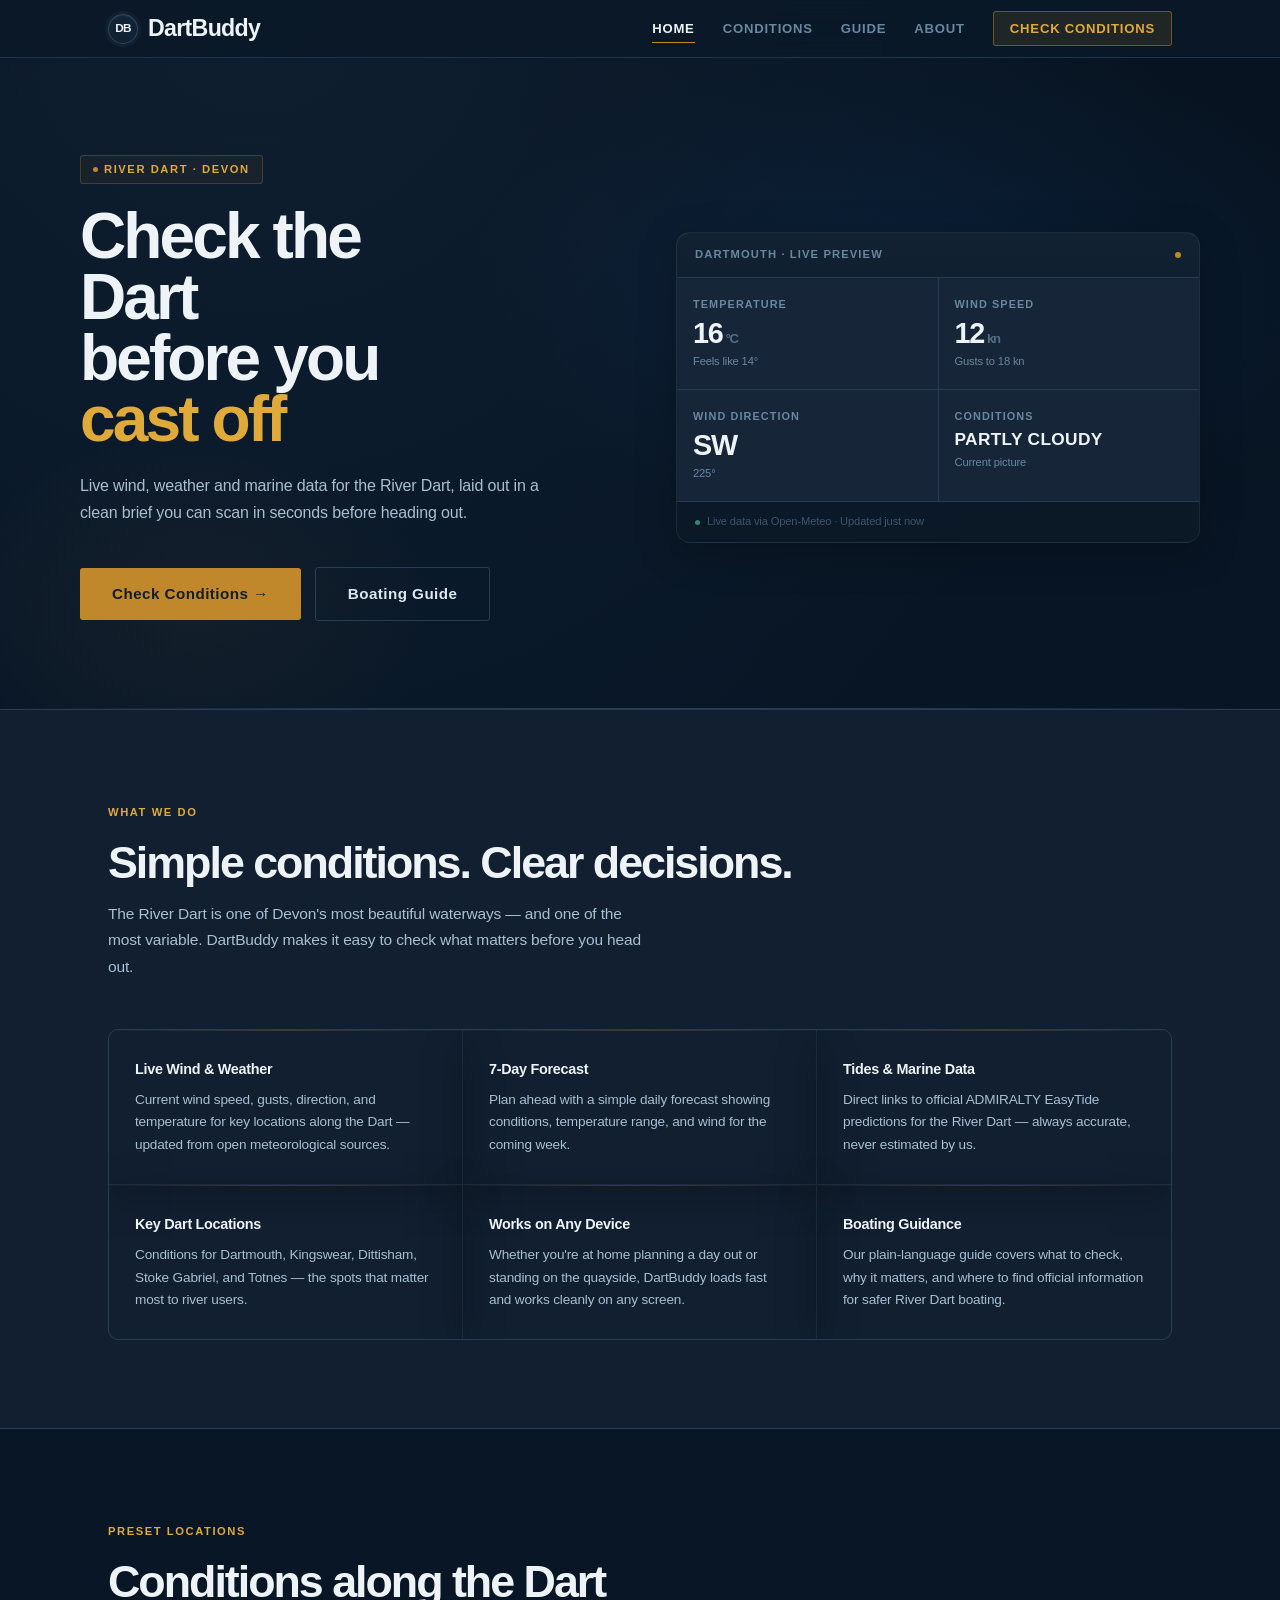
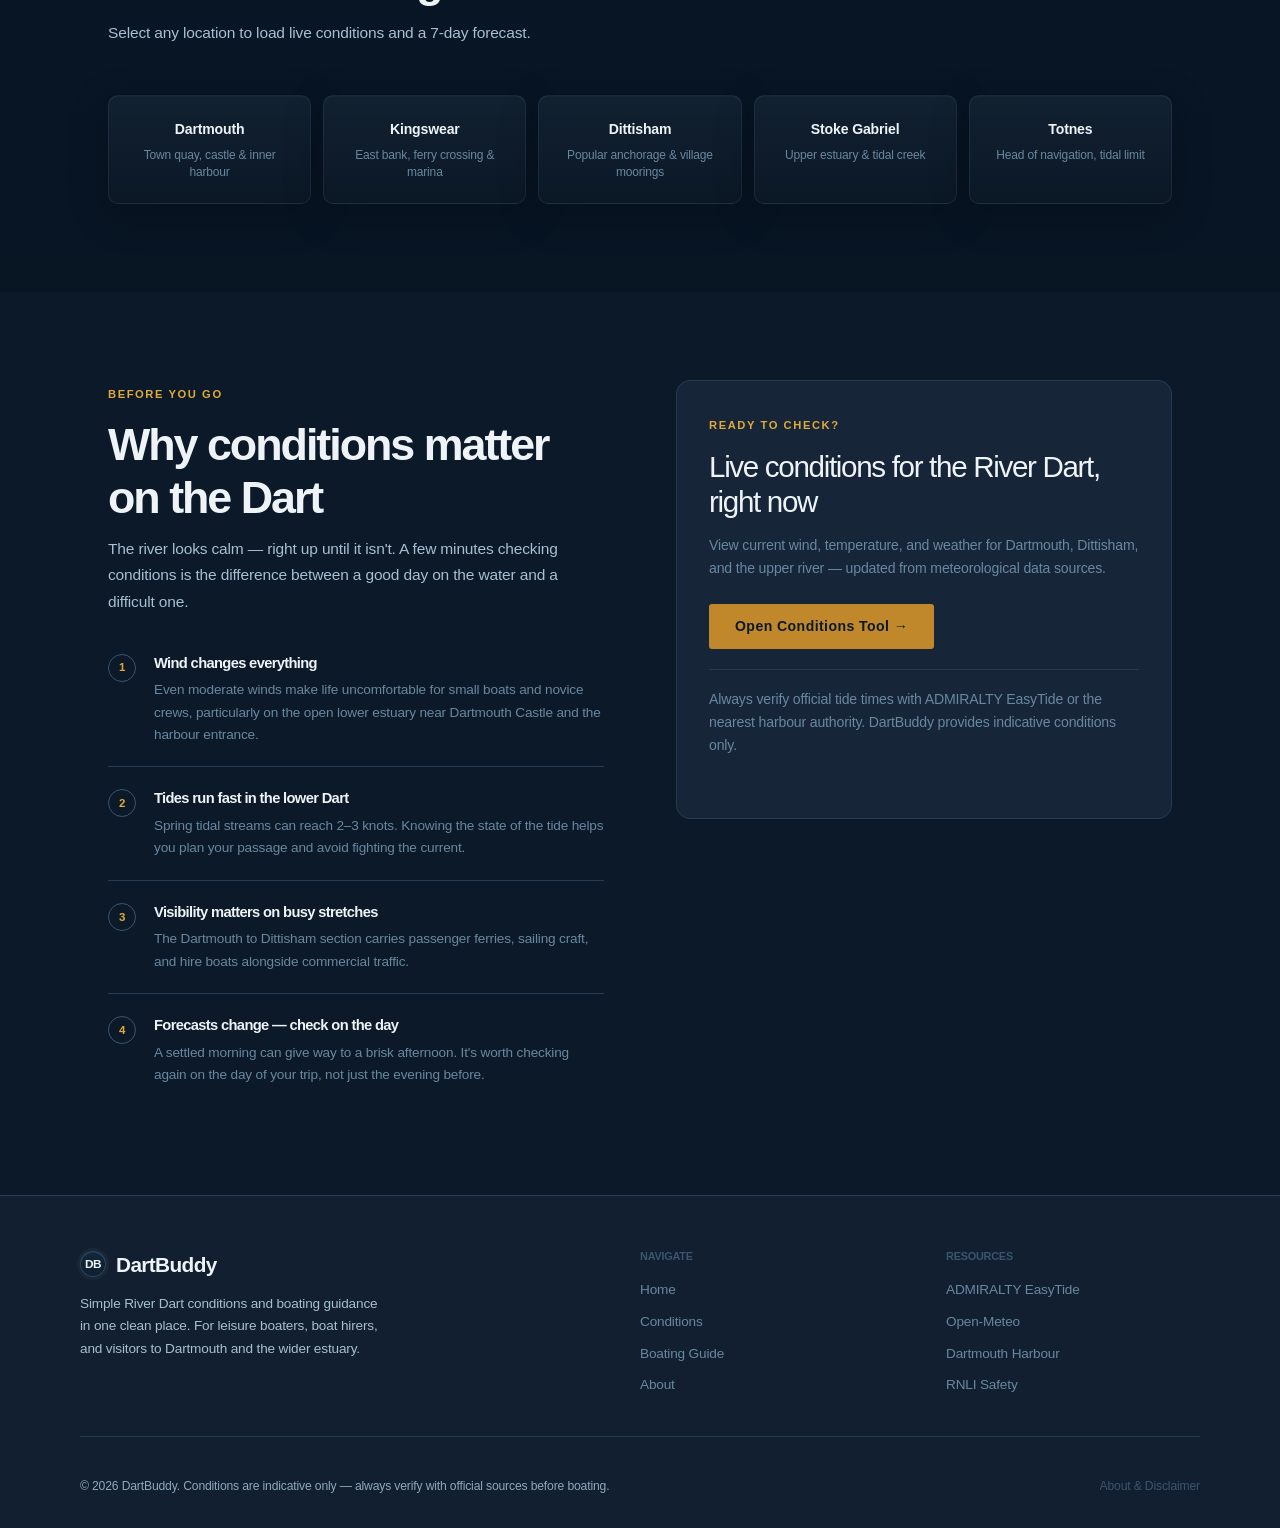
<file: index.html>
<!DOCTYPE html>
<html lang="en">
<head>
  <meta charset="UTF-8">
  <meta name="viewport" content="width=device-width, initial-scale=1.0">
  <title>DartBuddy — River Dart Conditions &amp; Boating Guide</title>
  <meta name="description" content="Check live weather, wind, and marine conditions on the River Dart. For boat hirers, leisure boaters, and visitors to Dartmouth and Dittisham.">
  <meta name="theme-color" content="#0b1929">
  <link rel="stylesheet" href="styles.css">
</head>
<body>

  <!-- NAV -->
  <nav class="nav" role="navigation" aria-label="Main navigation">
    <div class="nav__inner">
      <a href="index.html" class="nav__logo" aria-label="DartBuddy home">
        <span class="nav__logo-mark" aria-hidden="true">DB</span>
        DartBuddy
      </a>
      <div class="nav__links">
        <a href="index.html"      class="nav__link">Home</a>
        <a href="conditions.html" class="nav__link">Conditions</a>
        <a href="guide.html"      class="nav__link">Guide</a>
        <a href="about.html"      class="nav__link">About</a>
        <a href="conditions.html" class="nav__link nav__link--cta">Check Conditions</a>
      </div>
      <button class="nav__toggle" id="navToggle" aria-expanded="false" aria-label="Toggle navigation">
        <span></span><span></span><span></span>
      </button>
    </div>
    <div class="nav__mobile" id="mobileNav">
      <a href="index.html"      class="nav__link">Home</a>
      <a href="conditions.html" class="nav__link">Conditions</a>
      <a href="guide.html"      class="nav__link">Guide</a>
      <a href="about.html"      class="nav__link">About</a>
    </div>
  </nav>

  <!-- HERO -->
  <section class="hero" aria-label="Hero section">
    <div class="hero__inner">

      <div class="hero__content">
        <span class="hero__label">River Dart · Devon</span>
        <h1 class="hero__title">
          Check the Dart<br>
          before you <em>cast off</em>
        </h1>
        <p class="hero__sub">
          Live wind, weather and marine data for the River Dart, laid out in a clean brief you can scan in seconds before heading out.
        </p>
        <div class="hero__actions">
          <a href="conditions.html" class="btn btn--primary btn--lg">Check Conditions →</a>
          <a href="guide.html"      class="btn btn--outline btn--lg">Boating Guide</a>
        </div>
      </div>

      <!-- Illustrated preview panel -->
      <div class="hero__visual" aria-hidden="true">
        <div class="hero-panel">
          <div class="hero-panel__header">
            <span class="hero-panel__title">Dartmouth · Live Preview</span>
            <span class="hero-panel__dot"></span>
          </div>
          <div class="hero-stats">
            <div class="hero-stats__item">
              <div class="hero-stats__label">Temperature</div>
              <div class="hero-stats__value">16<span>°C</span></div>
              <div class="hero-stats__sub">Feels like 14°</div>
            </div>
            <div class="hero-stats__item">
              <div class="hero-stats__label">Wind Speed</div>
              <div class="hero-stats__value">12<span>kn</span></div>
              <div class="hero-stats__sub">Gusts to 18 kn</div>
            </div>
            <div class="hero-stats__item">
              <div class="hero-stats__label">Wind Direction</div>
              <div class="hero-stats__value">SW</div>
              <div class="hero-stats__sub">225°</div>
            </div>
            <div class="hero-stats__item">
              <div class="hero-stats__label">Conditions</div>
              <div class="hero-stats__value" style="font-size:1.08rem; letter-spacing:0.02em;">PARTLY CLOUDY</div>
              <div class="hero-stats__sub">Current picture</div>
            </div>
          </div>
          <div class="hero-panel__footer">Live data via Open-Meteo · Updated just now</div>
        </div>
      </div>

    </div>
  </section>

  <!-- WHAT IS DARTBUDDY -->
  <section class="section what" aria-label="What DartBuddy does">
    <div class="container">
      <span class="section-label">What we do</span>
      <h2 class="section-title">Simple conditions. Clear decisions.</h2>
      <p class="section-sub">The River Dart is one of Devon's most beautiful waterways — and one of the most variable. DartBuddy makes it easy to check what matters before you head out.</p>

      <div class="what__grid">
        <div class="what__item">
          <h3 class="what__title">Live Wind &amp; Weather</h3>
          <p class="what__desc">Current wind speed, gusts, direction, and temperature for key locations along the Dart — updated from open meteorological sources.</p>
        </div>
        <div class="what__item">
          <h3 class="what__title">7-Day Forecast</h3>
          <p class="what__desc">Plan ahead with a simple daily forecast showing conditions, temperature range, and wind for the coming week.</p>
        </div>
        <div class="what__item">
          <h3 class="what__title">Tides &amp; Marine Data</h3>
          <p class="what__desc">Direct links to official ADMIRALTY EasyTide predictions for the River Dart — always accurate, never estimated by us.</p>
        </div>
        <div class="what__item">
          <h3 class="what__title">Key Dart Locations</h3>
          <p class="what__desc">Conditions for Dartmouth, Kingswear, Dittisham, Stoke Gabriel, and Totnes — the spots that matter most to river users.</p>
        </div>
        <div class="what__item">
          <span class="what__icon">📱</span>
          <h3 class="what__title">Works on Any Device</h3>
          <p class="what__desc">Whether you're at home planning a day out or standing on the quayside, DartBuddy loads fast and works cleanly on any screen.</p>
        </div>
        <div class="what__item">
          <span class="what__icon">📖</span>
          <h3 class="what__title">Boating Guidance</h3>
          <p class="what__desc">Our plain-language guide covers what to check, why it matters, and where to find official information for safer River Dart boating.</p>
        </div>
      </div>
    </div>
  </section>

  <!-- LOCATIONS -->
  <section class="section" aria-label="River Dart locations">
    <div class="container">
      <span class="section-label">Preset Locations</span>
      <h2 class="section-title">Conditions along the Dart</h2>
      <p class="section-sub">Select any location to load live conditions and a 7-day forecast.</p>

      <div class="locations__grid">
        <a href="conditions.html?loc=dartmouth" class="location-card">
          <div class="location-card__icon">⚓</div>
          <div class="location-card__name">Dartmouth</div>
          <div class="location-card__desc">Town quay, castle &amp; inner harbour</div>
        </a>
        <a href="conditions.html?loc=kingswear" class="location-card">
          <div class="location-card__icon">⛵</div>
          <div class="location-card__name">Kingswear</div>
          <div class="location-card__desc">East bank, ferry crossing &amp; marina</div>
        </a>
        <a href="conditions.html?loc=dittisham" class="location-card">
          <div class="location-card__icon">🚣</div>
          <div class="location-card__name">Dittisham</div>
          <div class="location-card__desc">Popular anchorage &amp; village moorings</div>
        </a>
        <a href="conditions.html?loc=stoke-gabriel" class="location-card">
          <div class="location-card__icon">🌿</div>
          <div class="location-card__name">Stoke Gabriel</div>
          <div class="location-card__desc">Upper estuary &amp; tidal creek</div>
        </a>
        <a href="conditions.html?loc=totnes" class="location-card">
          <div class="location-card__icon">🏛️</div>
          <div class="location-card__name">Totnes</div>
          <div class="location-card__desc">Head of navigation, tidal limit</div>
        </a>
      </div>
    </div>
  </section>

  <!-- WHY CHECK -->
  <section class="section why" aria-label="Why check conditions">
    <div class="container">
      <div class="why__grid">

        <div>
          <span class="section-label">Before you go</span>
          <h2 class="section-title">Why conditions matter on the Dart</h2>
          <p class="section-sub" style="margin-bottom:0;">The river looks calm — right up until it isn't. A few minutes checking conditions is the difference between a good day on the water and a difficult one.</p>

          <div class="why__list">
            <div class="why__item">
              <div class="why__num">1</div>
              <div class="why__text">
                <h4>Wind changes everything</h4>
                <p>Even moderate winds make life uncomfortable for small boats and novice crews, particularly on the open lower estuary near Dartmouth Castle and the harbour entrance.</p>
              </div>
            </div>
            <div class="why__item">
              <div class="why__num">2</div>
              <div class="why__text">
                <h4>Tides run fast in the lower Dart</h4>
                <p>Spring tidal streams can reach 2–3 knots. Knowing the state of the tide helps you plan your passage and avoid fighting the current.</p>
              </div>
            </div>
            <div class="why__item">
              <div class="why__num">3</div>
              <div class="why__text">
                <h4>Visibility matters on busy stretches</h4>
                <p>The Dartmouth to Dittisham section carries passenger ferries, sailing craft, and hire boats alongside commercial traffic.</p>
              </div>
            </div>
            <div class="why__item">
              <div class="why__num">4</div>
              <div class="why__text">
                <h4>Forecasts change — check on the day</h4>
                <p>A settled morning can give way to a brisk afternoon. It's worth checking again on the day of your trip, not just the evening before.</p>
              </div>
            </div>
          </div>
        </div>

        <div class="why__cta">
          <div class="why__cta-label">Ready to check?</div>
          <h3>Live conditions for the River Dart, right now</h3>
          <p>View current wind, temperature, and weather for Dartmouth, Dittisham, and the upper river — updated from meteorological data sources.</p>
          <a href="conditions.html" class="btn btn--primary">Open Conditions Tool →</a>
          <p class="why__cta-note">Always verify official tide times with ADMIRALTY EasyTide or the nearest harbour authority. DartBuddy provides indicative conditions only.</p>
        </div>

      </div>
    </div>
  </section>

  <!-- FOOTER -->
  <footer class="footer" role="contentinfo">
    <div class="footer__inner">
      <div class="footer__top">
        <div class="footer__brand">
          <div class="footer__logo">
            <span class="footer__logo-mark" aria-hidden="true">DB</span>
            DartBuddy
          </div>
          <p class="footer__tagline">Simple River Dart conditions and boating guidance in one clean place. For leisure boaters, boat hirers, and visitors to Dartmouth and the wider estuary.</p>
        </div>
        <div>
          <p class="footer__nav-title">Navigate</p>
          <nav class="footer__nav-links" aria-label="Footer navigation">
            <a href="index.html">Home</a>
            <a href="conditions.html">Conditions</a>
            <a href="guide.html">Boating Guide</a>
            <a href="about.html">About</a>
          </nav>
        </div>
        <div>
          <p class="footer__nav-title">Resources</p>
          <nav class="footer__nav-links" aria-label="External resources">
            <a href="https://easytide.admiralty.co.uk/Home?PortID=0042C" target="_blank" rel="noopener">ADMIRALTY EasyTide</a>
            <a href="https://open-meteo.com/" target="_blank" rel="noopener">Open-Meteo</a>
            <a href="https://www.dartmouth-harbour.co.uk/" target="_blank" rel="noopener">Dartmouth Harbour</a>
            <a href="https://www.rnli.org/safety" target="_blank" rel="noopener">RNLI Safety</a>
          </nav>
        </div>
      </div>
      <div class="footer__bottom">
        <p class="footer__copy">© 2026 DartBuddy. Conditions are indicative only — always verify with official sources before boating.</p>
        <nav class="footer__legal" aria-label="Legal links">
          <a href="about.html">About &amp; Disclaimer</a>
        </nav>
      </div>
    </div>
  </footer>

  <script src="app.js"></script>
</body>
</html>
</file>
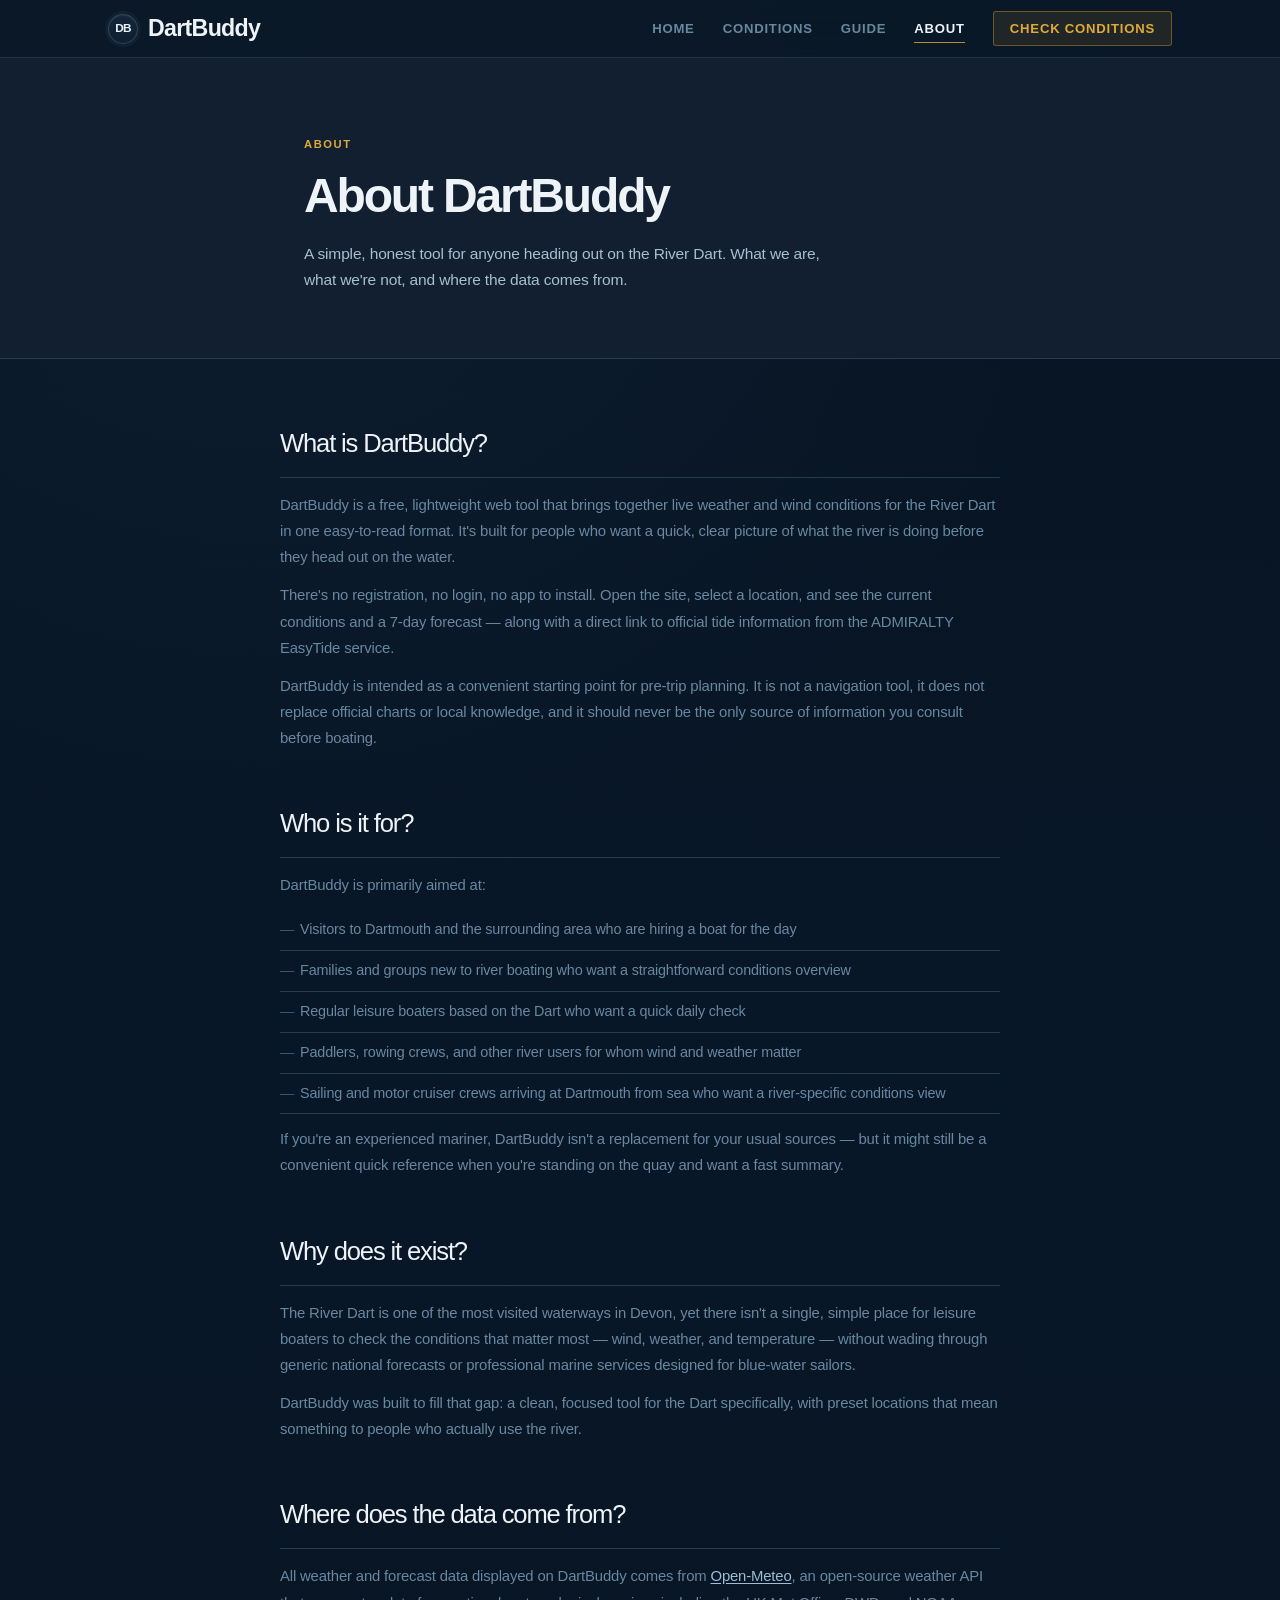
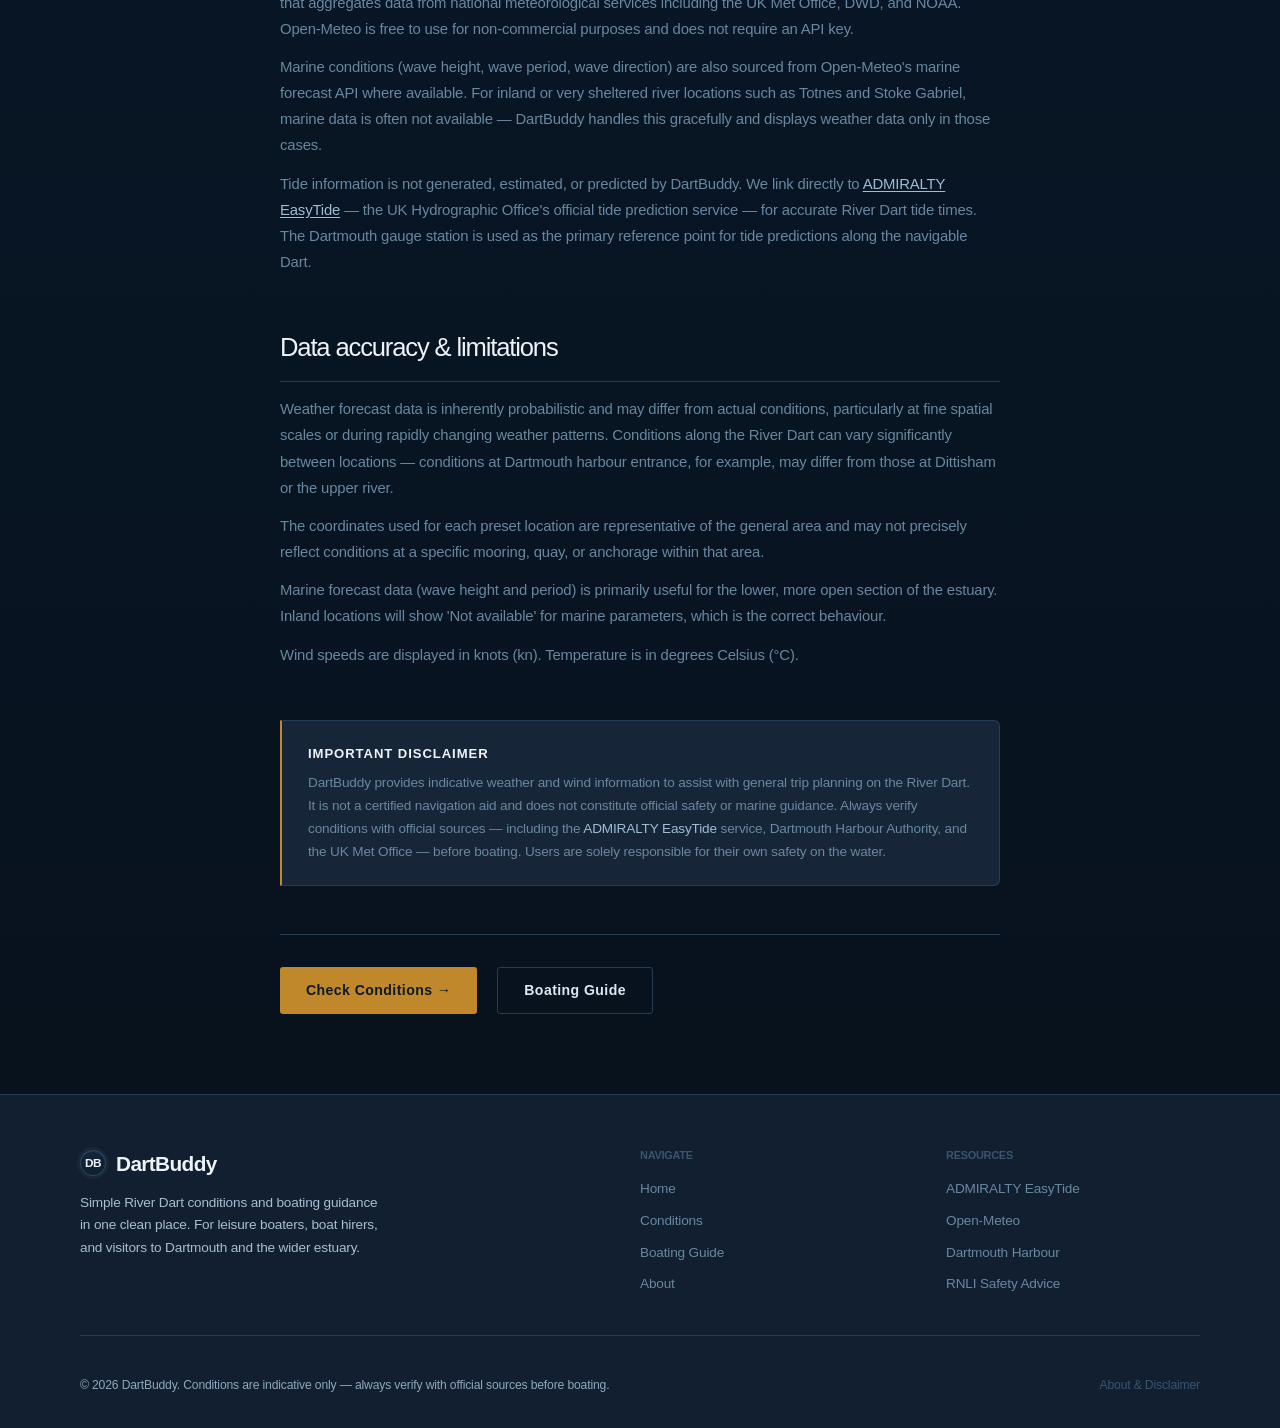
<file: about.html>
<!DOCTYPE html>
<html lang="en">
<head>
  <meta charset="UTF-8">
  <meta name="viewport" content="width=device-width, initial-scale=1.0">
  <title>About DartBuddy — River Dart Conditions Tool</title>
  <meta name="description" content="What DartBuddy is, who it's for, where the data comes from, and why you should always check official sources before boating on the River Dart.">
  <meta name="theme-color" content="#0d1b2a">
  <link rel="stylesheet" href="styles.css">
</head>
<body>

  <!-- ===================== NAVIGATION ===================== -->
  <nav class="nav" role="navigation" aria-label="Main navigation">
    <div class="nav__inner">
      <a href="index.html" class="nav__logo" aria-label="DartBuddy home">
        <span class="nav__logo-mark" aria-hidden="true">DB</span>
        DartBuddy
      </a>
      <div class="nav__links" role="list">
        <a href="index.html"       class="nav__link" role="listitem">Home</a>
        <a href="conditions.html"  class="nav__link" role="listitem">Conditions</a>
        <a href="guide.html"       class="nav__link" role="listitem">Guide</a>
        <a href="about.html"       class="nav__link active" role="listitem">About</a>
        <a href="conditions.html"  class="nav__link nav__link--cta" role="listitem">Check Conditions</a>
      </div>
      <button class="nav__toggle" id="navToggle" aria-expanded="false" aria-label="Toggle navigation">
        <span></span><span></span><span></span>
      </button>
    </div>
    <div class="nav__mobile" id="mobileNav" role="list">
      <a href="index.html"       class="nav__link" role="listitem">Home</a>
      <a href="conditions.html"  class="nav__link" role="listitem">Conditions</a>
      <a href="guide.html"       class="nav__link" role="listitem">Guide</a>
      <a href="about.html"       class="nav__link" role="listitem">About</a>
    </div>
  </nav>

  <!-- ===================== PAGE HEADER ===================== -->
  <header class="about-header">
    <div class="container" style="max-width:720px;margin:0 auto;padding:0 24px;">
      <span class="section-label">About</span>
      <h1 class="section-title" style="font-size:clamp(2.2rem,4vw,3rem);">About DartBuddy</h1>
      <p class="section-sub" style="margin-top:16px;">A simple, honest tool for anyone heading out on the River Dart. What we are, what we're not, and where the data comes from.</p>
    </div>
  </header>

  <!-- ===================== ABOUT BODY ===================== -->
  <main class="about-body">
    <div class="about-body__inner">

      <section class="about-section">
        <h2>What is DartBuddy?</h2>
        <p>DartBuddy is a free, lightweight web tool that brings together live weather and wind conditions for the River Dart in one easy-to-read format. It's built for people who want a quick, clear picture of what the river is doing before they head out on the water.</p>
        <p>There's no registration, no login, no app to install. Open the site, select a location, and see the current conditions and a 7-day forecast — along with a direct link to official tide information from the ADMIRALTY EasyTide service.</p>
        <p>DartBuddy is intended as a convenient starting point for pre-trip planning. It is not a navigation tool, it does not replace official charts or local knowledge, and it should never be the only source of information you consult before boating.</p>
      </section>

      <section class="about-section">
        <h2>Who is it for?</h2>
        <p>DartBuddy is primarily aimed at:</p>
        <ul>
          <li>Visitors to Dartmouth and the surrounding area who are hiring a boat for the day</li>
          <li>Families and groups new to river boating who want a straightforward conditions overview</li>
          <li>Regular leisure boaters based on the Dart who want a quick daily check</li>
          <li>Paddlers, rowing crews, and other river users for whom wind and weather matter</li>
          <li>Sailing and motor cruiser crews arriving at Dartmouth from sea who want a river-specific conditions view</li>
        </ul>
        <p>If you're an experienced mariner, DartBuddy isn't a replacement for your usual sources — but it might still be a convenient quick reference when you're standing on the quay and want a fast summary.</p>
      </section>

      <section class="about-section">
        <h2>Why does it exist?</h2>
        <p>The River Dart is one of the most visited waterways in Devon, yet there isn't a single, simple place for leisure boaters to check the conditions that matter most — wind, weather, and temperature — without wading through generic national forecasts or professional marine services designed for blue-water sailors.</p>
        <p>DartBuddy was built to fill that gap: a clean, focused tool for the Dart specifically, with preset locations that mean something to people who actually use the river.</p>
      </section>

      <section class="about-section">
        <h2>Where does the data come from?</h2>
        <p>All weather and forecast data displayed on DartBuddy comes from <a href="https://open-meteo.com/" target="_blank" rel="noopener" style="color:var(--sky);text-decoration:underline;text-underline-offset:2px;">Open-Meteo</a>, an open-source weather API that aggregates data from national meteorological services including the UK Met Office, DWD, and NOAA. Open-Meteo is free to use for non-commercial purposes and does not require an API key.</p>
        <p>Marine conditions (wave height, wave period, wave direction) are also sourced from Open-Meteo's marine forecast API where available. For inland or very sheltered river locations such as Totnes and Stoke Gabriel, marine data is often not available — DartBuddy handles this gracefully and displays weather data only in those cases.</p>
        <p>Tide information is not generated, estimated, or predicted by DartBuddy. We link directly to <a href="https://easytide.admiralty.co.uk/" target="_blank" rel="noopener" style="color:var(--sky);text-decoration:underline;text-underline-offset:2px;">ADMIRALTY EasyTide</a> — the UK Hydrographic Office's official tide prediction service — for accurate River Dart tide times. The Dartmouth gauge station is used as the primary reference point for tide predictions along the navigable Dart.</p>
      </section>

      <section class="about-section">
        <h2>Data accuracy &amp; limitations</h2>
        <p>Weather forecast data is inherently probabilistic and may differ from actual conditions, particularly at fine spatial scales or during rapidly changing weather patterns. Conditions along the River Dart can vary significantly between locations — conditions at Dartmouth harbour entrance, for example, may differ from those at Dittisham or the upper river.</p>
        <p>The coordinates used for each preset location are representative of the general area and may not precisely reflect conditions at a specific mooring, quay, or anchorage within that area.</p>
        <p>Marine forecast data (wave height and period) is primarily useful for the lower, more open section of the estuary. Inland locations will show 'Not available' for marine parameters, which is the correct behaviour.</p>
        <p>Wind speeds are displayed in knots (kn). Temperature is in degrees Celsius (°C).</p>
      </section>

      <!-- Disclaimer box -->
      <div class="about-disclaimer">
        <h4>Important Disclaimer</h4>
        <p>DartBuddy provides indicative weather and wind information to assist with general trip planning on the River Dart. It is not a certified navigation aid and does not constitute official safety or marine guidance. Always verify conditions with official sources — including the <a href="https://easytide.admiralty.co.uk/" target="_blank" rel="noopener" style="color:var(--sky);">ADMIRALTY EasyTide</a> service, Dartmouth Harbour Authority, and the UK Met Office — before boating. Users are solely responsible for their own safety on the water.</p>
      </div>

      <div style="margin-top:48px;padding-top:32px;border-top:1px solid var(--slate);display:flex;gap:20px;flex-wrap:wrap;">
        <a href="conditions.html" class="btn btn--primary">Check Conditions →</a>
        <a href="guide.html" class="btn btn--outline">Boating Guide</a>
      </div>

    </div>
  </main>

  <!-- ===================== FOOTER ===================== -->
  <footer class="footer" role="contentinfo">
    <div class="footer__inner">
      <div class="footer__top">
        <div class="footer__brand">
          <div class="footer__logo">
            <span class="footer__logo-mark" aria-hidden="true">DB</span>
            DartBuddy
          </div>
          <p class="footer__tagline">Simple River Dart conditions and boating guidance in one clean place. For leisure boaters, boat hirers, and visitors to Dartmouth and the wider estuary.</p>
        </div>
        <div>
          <p class="footer__nav-title">Navigate</p>
          <nav class="footer__nav-links" aria-label="Footer navigation">
            <a href="index.html">Home</a>
            <a href="conditions.html">Conditions</a>
            <a href="guide.html">Boating Guide</a>
            <a href="about.html">About</a>
          </nav>
        </div>
        <div>
          <p class="footer__nav-title">Resources</p>
          <nav class="footer__nav-links" aria-label="External resources">
            <a href="https://easytide.admiralty.co.uk/Home?PortID=0042C" target="_blank" rel="noopener">ADMIRALTY EasyTide</a>
            <a href="https://open-meteo.com/" target="_blank" rel="noopener">Open-Meteo</a>
            <a href="https://www.dartmouth-harbour.co.uk/" target="_blank" rel="noopener">Dartmouth Harbour</a>
            <a href="https://www.rnli.org/safety" target="_blank" rel="noopener">RNLI Safety Advice</a>
          </nav>
        </div>
      </div>
      <div class="footer__bottom">
        <p class="footer__copy">© 2026 DartBuddy. Conditions are indicative only — always verify with official sources before boating.</p>
        <nav class="footer__legal" aria-label="Legal links">
          <a href="about.html">About &amp; Disclaimer</a>
        </nav>
      </div>
    </div>
  </footer>

  <script src="app.js"></script>
</body>
</html>
</file>
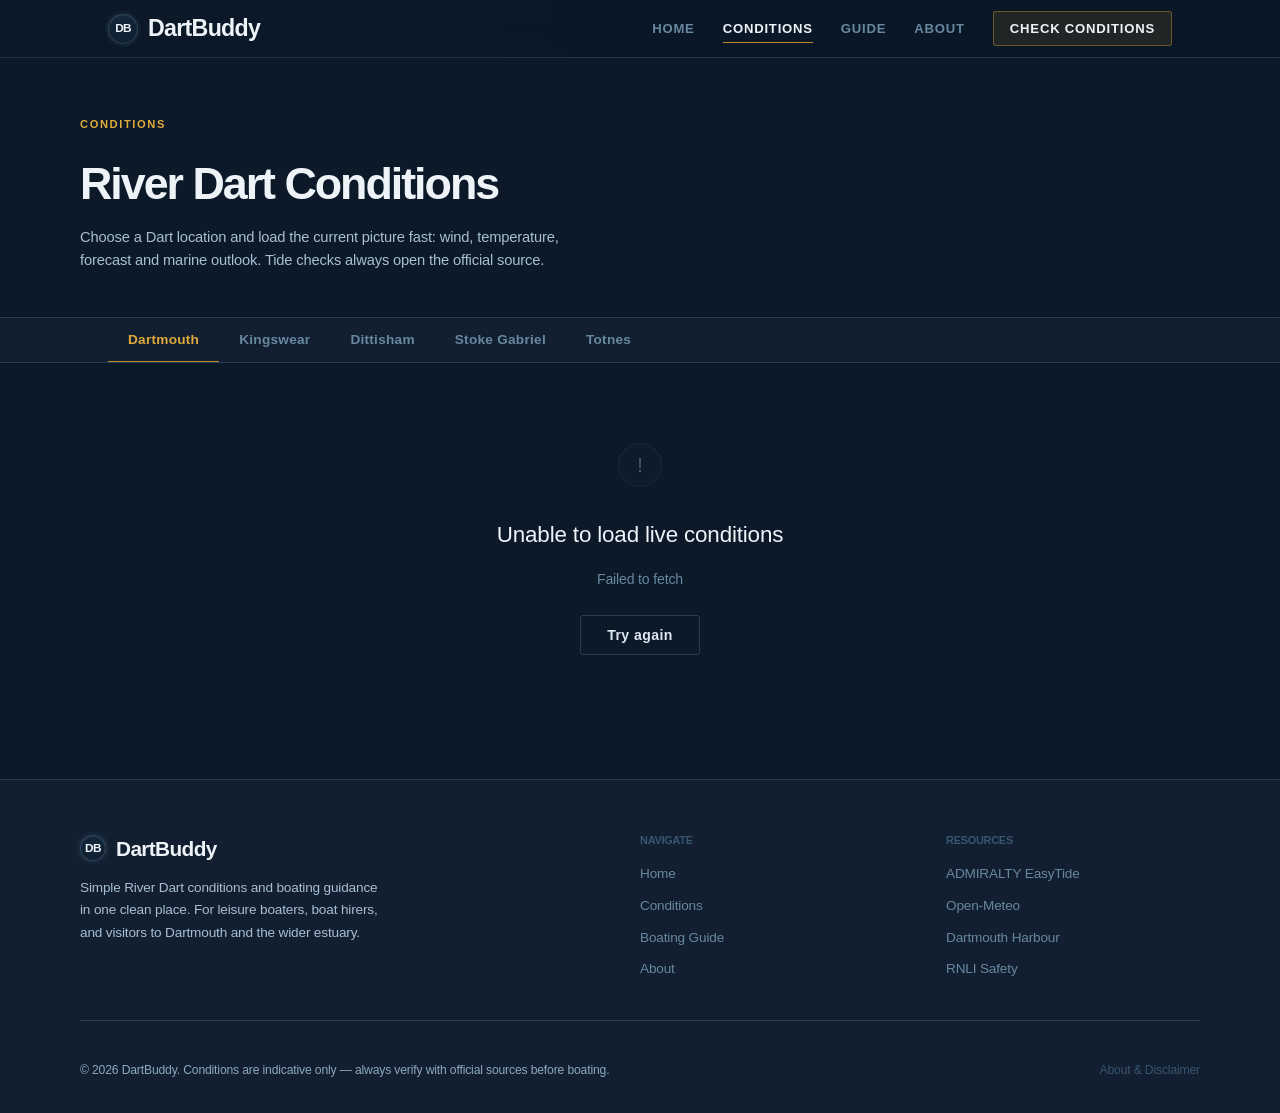
<file: conditions.html>
<!DOCTYPE html>
<html lang="en">
<head>
  <meta charset="UTF-8">
  <meta name="viewport" content="width=device-width, initial-scale=1.0">
  <title>Conditions — DartBuddy | River Dart Live Weather &amp; Wind</title>
  <meta name="description" content="Live weather, wind speed, temperature, and marine conditions for the River Dart. Dartmouth, Dittisham, Totnes, and more.">
  <meta name="theme-color" content="#0b1929">
  <link rel="stylesheet" href="styles.css">
</head>
<body>

  <!-- NAV -->
  <nav class="nav" role="navigation" aria-label="Main navigation">
    <div class="nav__inner">
      <a href="index.html" class="nav__logo" aria-label="DartBuddy home">
        <span class="nav__logo-mark" aria-hidden="true">DB</span>
        DartBuddy
      </a>
      <div class="nav__links">
        <a href="index.html"      class="nav__link">Home</a>
        <a href="conditions.html" class="nav__link active">Conditions</a>
        <a href="guide.html"      class="nav__link">Guide</a>
        <a href="about.html"      class="nav__link">About</a>
        <a href="conditions.html" class="nav__link nav__link--cta">Check Conditions</a>
      </div>
      <button class="nav__toggle" id="navToggle" aria-expanded="false" aria-label="Toggle navigation">
        <span></span><span></span><span></span>
      </button>
    </div>
    <div class="nav__mobile" id="mobileNav">
      <a href="index.html"      class="nav__link">Home</a>
      <a href="conditions.html" class="nav__link">Conditions</a>
      <a href="guide.html"      class="nav__link">Guide</a>
      <a href="about.html"      class="nav__link">About</a>
    </div>
  </nav>

  <!-- PAGE HEADER -->
  <header class="conditions-header">
    <div class="conditions-header__inner">
      <span class="section-label">Conditions</span>
      <h1>River Dart Conditions</h1>
      <p>Choose a Dart location and load the current picture fast: wind, temperature, forecast and marine outlook. Tide checks always open the official source.</p>
    </div>
  </header>

  <!-- LOCATION TABS -->
  <div class="location-selector" role="tablist" aria-label="Select location">
    <div class="location-selector__inner" id="locationTabs">
      <!-- Injected by app.js -->
    </div>
  </div>

  <!-- CONDITIONS DASHBOARD -->
  <main class="conditions-body">
    <div class="conditions-body__inner">
      <div id="conditionsContent">
        <div class="state-loading">
          <div class="spinner"></div>
          <p>Loading conditions…</p>
        </div>
      </div>
    </div>
  </main>

  <!-- FOOTER -->
  <footer class="footer" role="contentinfo">
    <div class="footer__inner">
      <div class="footer__top">
        <div class="footer__brand">
          <div class="footer__logo">
            <span class="footer__logo-mark" aria-hidden="true">DB</span>
            DartBuddy
          </div>
          <p class="footer__tagline">Simple River Dart conditions and boating guidance in one clean place. For leisure boaters, boat hirers, and visitors to Dartmouth and the wider estuary.</p>
        </div>
        <div>
          <p class="footer__nav-title">Navigate</p>
          <nav class="footer__nav-links" aria-label="Footer navigation">
            <a href="index.html">Home</a>
            <a href="conditions.html">Conditions</a>
            <a href="guide.html">Boating Guide</a>
            <a href="about.html">About</a>
          </nav>
        </div>
        <div>
          <p class="footer__nav-title">Resources</p>
          <nav class="footer__nav-links" aria-label="External resources">
            <a href="https://easytide.admiralty.co.uk/Home?PortID=0042C" target="_blank" rel="noopener">ADMIRALTY EasyTide</a>
            <a href="https://open-meteo.com/" target="_blank" rel="noopener">Open-Meteo</a>
            <a href="https://www.dartmouth-harbour.co.uk/" target="_blank" rel="noopener">Dartmouth Harbour</a>
            <a href="https://www.rnli.org/safety" target="_blank" rel="noopener">RNLI Safety</a>
          </nav>
        </div>
      </div>
      <div class="footer__bottom">
        <p class="footer__copy">© 2026 DartBuddy. Conditions are indicative only — always verify with official sources before boating.</p>
        <nav class="footer__legal" aria-label="Legal links">
          <a href="about.html">About &amp; Disclaimer</a>
        </nav>
      </div>
    </div>
  </footer>

  <script src="app.js"></script>
</body>
</html>
</file>
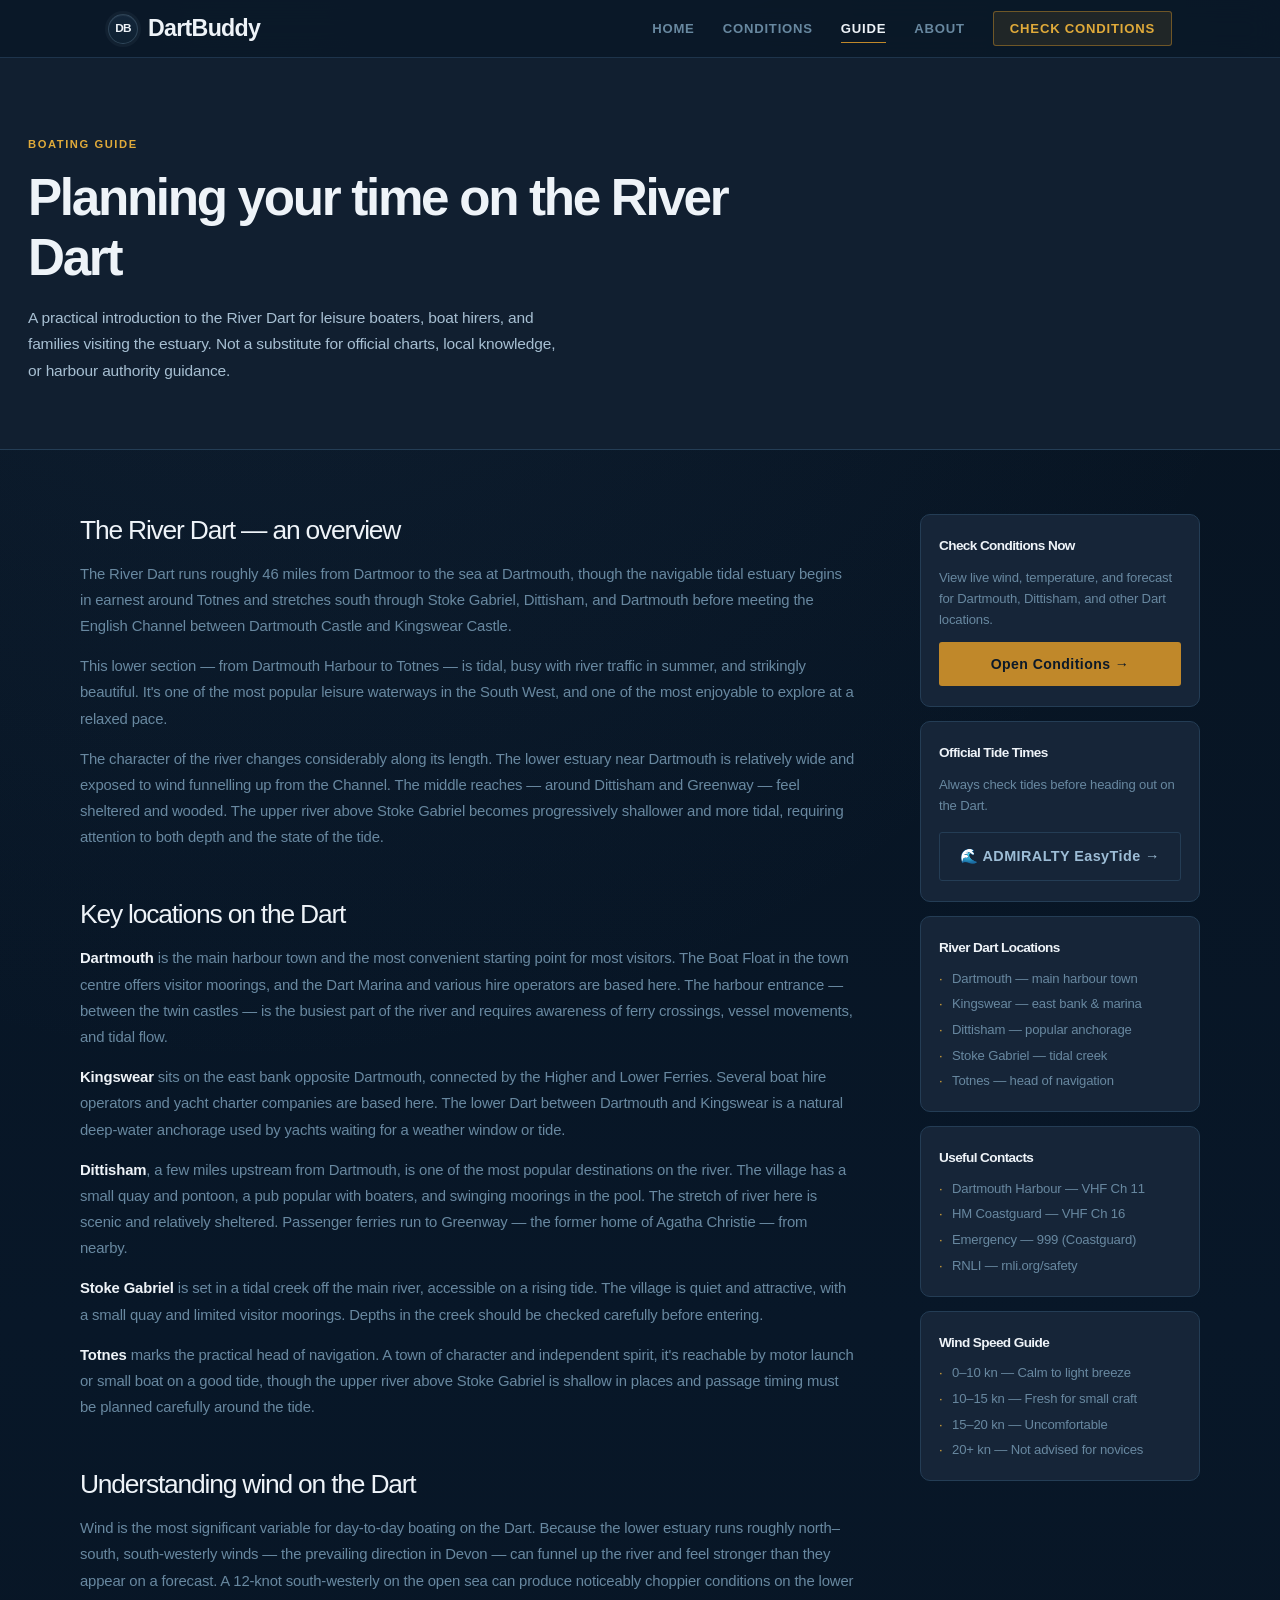
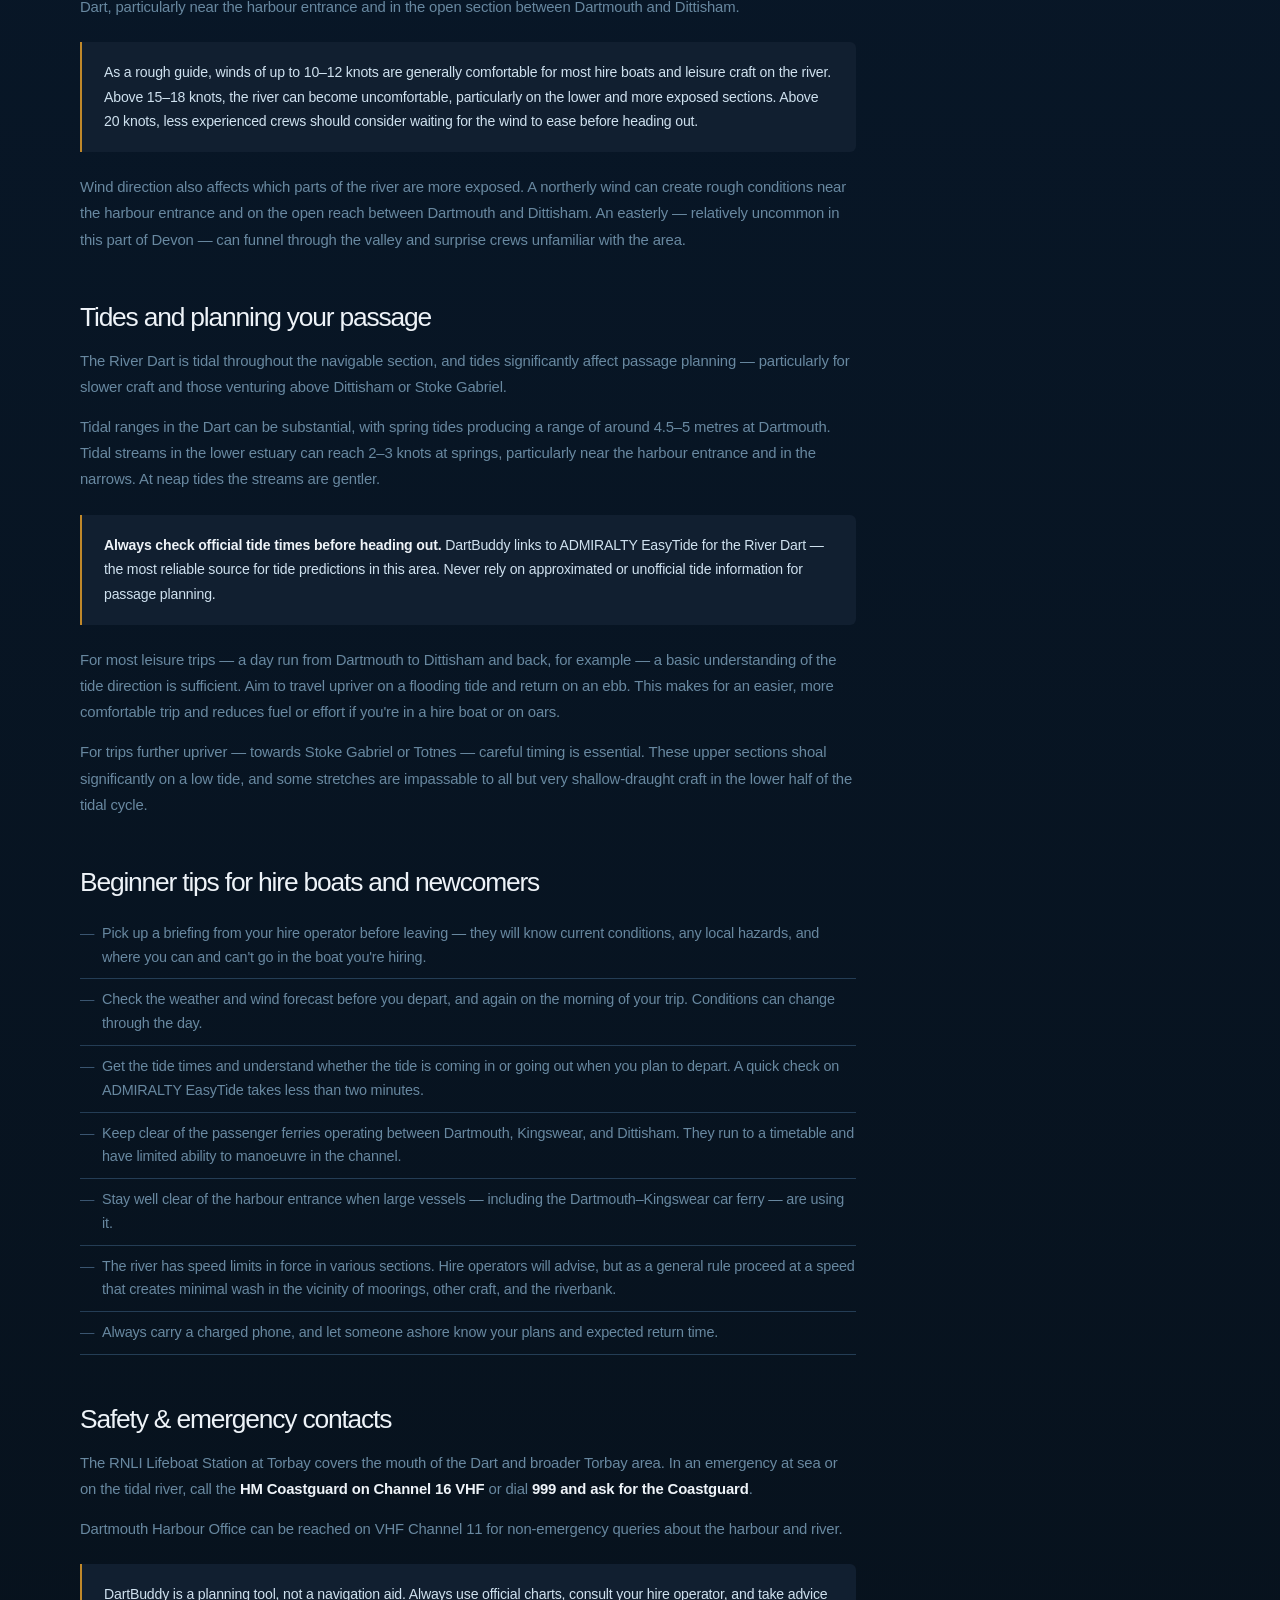
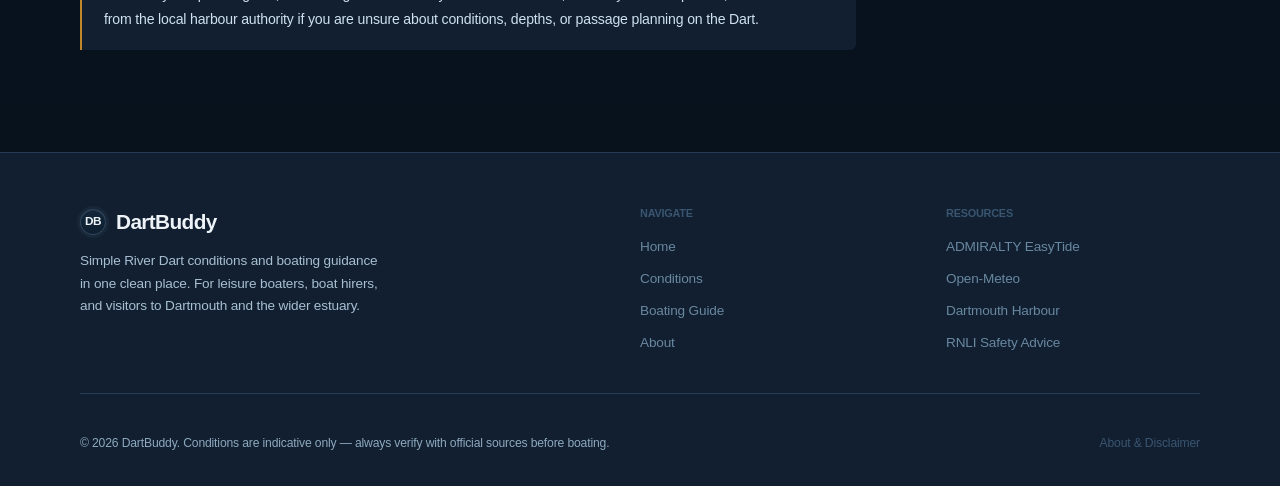
<file: guide.html>
<!DOCTYPE html>
<html lang="en">
<head>
  <meta charset="UTF-8">
  <meta name="viewport" content="width=device-width, initial-scale=1.0">
  <title>Boating Guide — DartBuddy | River Dart</title>
  <meta name="description" content="A practical guide for boating on the River Dart. Locations, conditions, tides, wind, and planning advice for leisure boaters and boat hirers.">
  <meta name="theme-color" content="#0d1b2a">
  <link rel="stylesheet" href="styles.css">
</head>
<body>

  <!-- ===================== NAVIGATION ===================== -->
  <nav class="nav" role="navigation" aria-label="Main navigation">
    <div class="nav__inner">
      <a href="index.html" class="nav__logo" aria-label="DartBuddy home">
        <span class="nav__logo-mark" aria-hidden="true">DB</span>
        DartBuddy
      </a>
      <div class="nav__links" role="list">
        <a href="index.html"       class="nav__link" role="listitem">Home</a>
        <a href="conditions.html"  class="nav__link" role="listitem">Conditions</a>
        <a href="guide.html"       class="nav__link active" role="listitem">Guide</a>
        <a href="about.html"       class="nav__link" role="listitem">About</a>
        <a href="conditions.html"  class="nav__link nav__link--cta" role="listitem">Check Conditions</a>
      </div>
      <button class="nav__toggle" id="navToggle" aria-expanded="false" aria-label="Toggle navigation">
        <span></span><span></span><span></span>
      </button>
    </div>
    <div class="nav__mobile" id="mobileNav" role="list">
      <a href="index.html"       class="nav__link" role="listitem">Home</a>
      <a href="conditions.html"  class="nav__link" role="listitem">Conditions</a>
      <a href="guide.html"       class="nav__link" role="listitem">Guide</a>
      <a href="about.html"       class="nav__link" role="listitem">About</a>
    </div>
  </nav>

  <!-- ===================== PAGE HEADER ===================== -->
  <header class="guide-header">
    <div class="guide-header__inner">
      <span class="section-label">Boating Guide</span>
      <h1 class="section-title" style="font-size:clamp(2.2rem,4vw,3.2rem);">Planning your time on the River Dart</h1>
      <p class="section-sub" style="margin-top:16px;">A practical introduction to the River Dart for leisure boaters, boat hirers, and families visiting the estuary. Not a substitute for official charts, local knowledge, or harbour authority guidance.</p>
    </div>
  </header>

  <!-- ===================== GUIDE BODY ===================== -->
  <main class="guide-body">
    <div class="guide-body__inner">

      <!-- ---- MAIN EDITORIAL CONTENT ---- -->
      <article class="guide-article">

        <h2>The River Dart — an overview</h2>
        <p>The River Dart runs roughly 46 miles from Dartmoor to the sea at Dartmouth, though the navigable tidal estuary begins in earnest around Totnes and stretches south through Stoke Gabriel, Dittisham, and Dartmouth before meeting the English Channel between Dartmouth Castle and Kingswear Castle.</p>
        <p>This lower section — from Dartmouth Harbour to Totnes — is tidal, busy with river traffic in summer, and strikingly beautiful. It's one of the most popular leisure waterways in the South West, and one of the most enjoyable to explore at a relaxed pace.</p>
        <p>The character of the river changes considerably along its length. The lower estuary near Dartmouth is relatively wide and exposed to wind funnelling up from the Channel. The middle reaches — around Dittisham and Greenway — feel sheltered and wooded. The upper river above Stoke Gabriel becomes progressively shallower and more tidal, requiring attention to both depth and the state of the tide.</p>

        <h2>Key locations on the Dart</h2>

        <p><strong style="color:var(--white);">Dartmouth</strong> is the main harbour town and the most convenient starting point for most visitors. The Boat Float in the town centre offers visitor moorings, and the Dart Marina and various hire operators are based here. The harbour entrance — between the twin castles — is the busiest part of the river and requires awareness of ferry crossings, vessel movements, and tidal flow.</p>

        <p><strong style="color:var(--white);">Kingswear</strong> sits on the east bank opposite Dartmouth, connected by the Higher and Lower Ferries. Several boat hire operators and yacht charter companies are based here. The lower Dart between Dartmouth and Kingswear is a natural deep-water anchorage used by yachts waiting for a weather window or tide.</p>

        <p><strong style="color:var(--white);">Dittisham</strong>, a few miles upstream from Dartmouth, is one of the most popular destinations on the river. The village has a small quay and pontoon, a pub popular with boaters, and swinging moorings in the pool. The stretch of river here is scenic and relatively sheltered. Passenger ferries run to Greenway — the former home of Agatha Christie — from nearby.</p>

        <p><strong style="color:var(--white);">Stoke Gabriel</strong> is set in a tidal creek off the main river, accessible on a rising tide. The village is quiet and attractive, with a small quay and limited visitor moorings. Depths in the creek should be checked carefully before entering.</p>

        <p><strong style="color:var(--white);">Totnes</strong> marks the practical head of navigation. A town of character and independent spirit, it's reachable by motor launch or small boat on a good tide, though the upper river above Stoke Gabriel is shallow in places and passage timing must be planned carefully around the tide.</p>

        <h2>Understanding wind on the Dart</h2>
        <p>Wind is the most significant variable for day-to-day boating on the Dart. Because the lower estuary runs roughly north–south, south-westerly winds — the prevailing direction in Devon — can funnel up the river and feel stronger than they appear on a forecast. A 12-knot south-westerly on the open sea can produce noticeably choppier conditions on the lower Dart, particularly near the harbour entrance and in the open section between Dartmouth and Dittisham.</p>

        <div class="callout">
          <p>As a rough guide, winds of up to 10–12 knots are generally comfortable for most hire boats and leisure craft on the river. Above 15–18 knots, the river can become uncomfortable, particularly on the lower and more exposed sections. Above 20 knots, less experienced crews should consider waiting for the wind to ease before heading out.</p>
        </div>

        <p>Wind direction also affects which parts of the river are more exposed. A northerly wind can create rough conditions near the harbour entrance and on the open reach between Dartmouth and Dittisham. An easterly — relatively uncommon in this part of Devon — can funnel through the valley and surprise crews unfamiliar with the area.</p>

        <h2>Tides and planning your passage</h2>
        <p>The River Dart is tidal throughout the navigable section, and tides significantly affect passage planning — particularly for slower craft and those venturing above Dittisham or Stoke Gabriel.</p>

        <p>Tidal ranges in the Dart can be substantial, with spring tides producing a range of around 4.5–5 metres at Dartmouth. Tidal streams in the lower estuary can reach 2–3 knots at springs, particularly near the harbour entrance and in the narrows. At neap tides the streams are gentler.</p>

        <div class="callout">
          <p><strong style="color:var(--white);">Always check official tide times before heading out.</strong> DartBuddy links to ADMIRALTY EasyTide for the River Dart — the most reliable source for tide predictions in this area. Never rely on approximated or unofficial tide information for passage planning.</p>
        </div>

        <p>For most leisure trips — a day run from Dartmouth to Dittisham and back, for example — a basic understanding of the tide direction is sufficient. Aim to travel upriver on a flooding tide and return on an ebb. This makes for an easier, more comfortable trip and reduces fuel or effort if you're in a hire boat or on oars.</p>

        <p>For trips further upriver — towards Stoke Gabriel or Totnes — careful timing is essential. These upper sections shoal significantly on a low tide, and some stretches are impassable to all but very shallow-draught craft in the lower half of the tidal cycle.</p>

        <h2>Beginner tips for hire boats and newcomers</h2>
        <ul>
          <li>Pick up a briefing from your hire operator before leaving — they will know current conditions, any local hazards, and where you can and can't go in the boat you're hiring.</li>
          <li>Check the weather and wind forecast before you depart, and again on the morning of your trip. Conditions can change through the day.</li>
          <li>Get the tide times and understand whether the tide is coming in or going out when you plan to depart. A quick check on ADMIRALTY EasyTide takes less than two minutes.</li>
          <li>Keep clear of the passenger ferries operating between Dartmouth, Kingswear, and Dittisham. They run to a timetable and have limited ability to manoeuvre in the channel.</li>
          <li>Stay well clear of the harbour entrance when large vessels — including the Dartmouth–Kingswear car ferry — are using it.</li>
          <li>The river has speed limits in force in various sections. Hire operators will advise, but as a general rule proceed at a speed that creates minimal wash in the vicinity of moorings, other craft, and the riverbank.</li>
          <li>Always carry a charged phone, and let someone ashore know your plans and expected return time.</li>
        </ul>

        <h2>Safety &amp; emergency contacts</h2>
        <p>The RNLI Lifeboat Station at Torbay covers the mouth of the Dart and broader Torbay area. In an emergency at sea or on the tidal river, call the <strong style="color:var(--white);">HM Coastguard on Channel 16 VHF</strong> or dial <strong style="color:var(--white);">999 and ask for the Coastguard</strong>.</p>
        <p>Dartmouth Harbour Office can be reached on VHF Channel 11 for non-emergency queries about the harbour and river.</p>

        <div class="callout">
          <p>DartBuddy is a planning tool, not a navigation aid. Always use official charts, consult your hire operator, and take advice from the local harbour authority if you are unsure about conditions, depths, or passage planning on the Dart.</p>
        </div>

      </article>

      <!-- ---- SIDEBAR ---- -->
      <aside class="guide-sidebar" aria-label="Quick reference">

        <div class="sidebar-card">
          <h4>Check Conditions Now</h4>
          <p>View live wind, temperature, and forecast for Dartmouth, Dittisham, and other Dart locations.</p>
          <a href="conditions.html" class="btn btn--primary" style="width:100%;justify-content:center;">Open Conditions →</a>
        </div>

        <div class="sidebar-card">
          <h4>Official Tide Times</h4>
          <p>Always check tides before heading out on the Dart.</p>
          <a href="https://easytide.admiralty.co.uk/Home?PortID=0042C" target="_blank" rel="noopener" class="btn btn--tide" style="width:100%;justify-content:center;margin-top:4px;">🌊 ADMIRALTY EasyTide →</a>
        </div>

        <div class="sidebar-card">
          <h4>River Dart Locations</h4>
          <ul>
            <li>Dartmouth — main harbour town</li>
            <li>Kingswear — east bank &amp; marina</li>
            <li>Dittisham — popular anchorage</li>
            <li>Stoke Gabriel — tidal creek</li>
            <li>Totnes — head of navigation</li>
          </ul>
        </div>

        <div class="sidebar-card">
          <h4>Useful Contacts</h4>
          <ul>
            <li>Dartmouth Harbour — VHF Ch 11</li>
            <li>HM Coastguard — VHF Ch 16</li>
            <li>Emergency — 999 (Coastguard)</li>
            <li>RNLI — rnli.org/safety</li>
          </ul>
        </div>

        <div class="sidebar-card">
          <h4>Wind Speed Guide</h4>
          <ul>
            <li>0–10 kn — Calm to light breeze</li>
            <li>10–15 kn — Fresh for small craft</li>
            <li>15–20 kn — Uncomfortable</li>
            <li>20+ kn — Not advised for novices</li>
          </ul>
        </div>

      </aside>

    </div>
  </main>

  <!-- ===================== FOOTER ===================== -->
  <footer class="footer" role="contentinfo">
    <div class="footer__inner">
      <div class="footer__top">
        <div class="footer__brand">
          <div class="footer__logo">
            <span class="footer__logo-mark" aria-hidden="true">DB</span>
            DartBuddy
          </div>
          <p class="footer__tagline">Simple River Dart conditions and boating guidance in one clean place. For leisure boaters, boat hirers, and visitors to Dartmouth and the wider estuary.</p>
        </div>
        <div>
          <p class="footer__nav-title">Navigate</p>
          <nav class="footer__nav-links" aria-label="Footer navigation">
            <a href="index.html">Home</a>
            <a href="conditions.html">Conditions</a>
            <a href="guide.html">Boating Guide</a>
            <a href="about.html">About</a>
          </nav>
        </div>
        <div>
          <p class="footer__nav-title">Resources</p>
          <nav class="footer__nav-links" aria-label="External resources">
            <a href="https://easytide.admiralty.co.uk/Home?PortID=0042C" target="_blank" rel="noopener">ADMIRALTY EasyTide</a>
            <a href="https://open-meteo.com/" target="_blank" rel="noopener">Open-Meteo</a>
            <a href="https://www.dartmouth-harbour.co.uk/" target="_blank" rel="noopener">Dartmouth Harbour</a>
            <a href="https://www.rnli.org/safety" target="_blank" rel="noopener">RNLI Safety Advice</a>
          </nav>
        </div>
      </div>
      <div class="footer__bottom">
        <p class="footer__copy">© 2026 DartBuddy. Conditions are indicative only — always verify with official sources before boating.</p>
        <nav class="footer__legal" aria-label="Legal links">
          <a href="about.html">About &amp; Disclaimer</a>
        </nav>
      </div>
    </div>
  </footer>

  <script src="app.js"></script>
</body>
</html>
</file>
<file: styles.css>
/* ============================================================
   DartBuddy — styles.css  (v2 premium upgrade)
   ============================================================ */

/* ── Variables ─────────────────────────────────────────── */
:root {
  --navy:        #0b1929;
  --navy-mid:    #111f30;
  --navy-card:   #162538;
  --navy-hover:  #1c2f44;
  --slate:       #243d55;
  --steel:       #3a5570;
  --mist:        #6888a0;
  --sky:         #9dbdd6;
  --pale:        #cfe1ef;
  --white:       #eef3f8;
  --off-white:   #dde8f0;
  --amber:       #c0882a;
  --amber-mid:   #d49930;
  --amber-light: #e0aa3a;
  --amber-glow:  rgba(200,146,42,0.12);
  --success:     #2e8a66;
  --danger:      #8a3535;
  --font-display: -apple-system, BlinkMacSystemFont, "SF Pro Display", "Inter", "Segoe UI", sans-serif;
  --font-body: -apple-system, BlinkMacSystemFont, "SF Pro Text", "Inter", "Segoe UI", sans-serif;
  --r-xs: 3px;
  --r-sm: 6px;
  --r-md: 10px;
  --r-lg: 14px;
  --shadow-card: 0 2px 12px rgba(0,0,0,0.35), 0 0 0 0.5px rgba(255,255,255,0.03);
  --shadow-lift: 0 6px 24px rgba(0,0,0,0.45);
  --transition: 0.18s ease;
  --max-width: 1120px;
  --border: 1px solid var(--slate);
}

/* ── Reset ─────────────────────────────────────────────── */
*, *::before, *::after { box-sizing: border-box; margin: 0; padding: 0; }
html { font-size: 16px; scroll-behavior: smooth; -webkit-text-size-adjust: 100%; }
body {
  background: var(--navy);
  color: var(--off-white);
  font-family: var(--font-body);
  font-weight: 450;
  line-height: 1.6;
  min-height: 100vh;
  -webkit-font-smoothing: antialiased;
}
a { color: inherit; text-decoration: none; }
img { display: block; max-width: 100%; }
ul { list-style: none; }

/* ── Utilities ──────────────────────────────────────────── */
.container { width: 100%; max-width: var(--max-width); margin: 0 auto; padding: 0 28px; }
.section        { padding: 88px 0; }
.section--tight { padding: 52px 0; }
.text-mist  { color: var(--mist); }
.text-sky   { color: var(--sky); }
.text-amber { color: var(--amber-light); }
.sr-only {
  position: absolute; width: 1px; height: 1px;
  padding: 0; margin: -1px; overflow: hidden;
  clip: rect(0,0,0,0); border: 0;
}

/* ── Navigation ─────────────────────────────────────────── */
.nav {
  position: sticky;
  top: 0;
  z-index: 200;
  height: 58px;
  background: rgba(11, 25, 41, 0.9);
  backdrop-filter: blur(16px);
  -webkit-backdrop-filter: blur(16px);
  border-bottom: 1px solid rgba(36,61,85,0.8);
}
.nav__inner {
  max-width: var(--max-width);
  margin: 0 auto;
  padding: 0 28px;
  height: 100%;
  display: flex;
  align-items: center;
  justify-content: space-between;
}
.nav__logo {
  display: flex;
  align-items: center;
  gap: 10px;
  font-family: var(--font-display);
  font-size: 1.45rem;
  font-weight: 600;
  color: var(--white);
  letter-spacing: 0.01em;
}
.nav__logo-mark {
  width: 30px; height: 30px;
  background: var(--amber);
  border-radius: 50%;
  display: grid;
  place-items: center;
  font-size: 0.88rem;
  flex-shrink: 0;
  box-shadow: 0 0 0 3px var(--amber-glow);
}
.nav__links {
  display: flex;
  align-items: center;
  gap: 28px;
}
.nav__link {
  font-size: 0.82rem;
  font-weight: 500;
  letter-spacing: 0.06em;
  text-transform: uppercase;
  color: var(--mist);
  transition: color var(--transition);
  position: relative;
}
.nav__link::after {
  content: '';
  position: absolute;
  bottom: -4px; left: 0; right: 0;
  height: 1px;
  background: var(--amber);
  transform: scaleX(0);
  transform-origin: left;
  transition: transform var(--transition);
}
.nav__link:hover { color: var(--white); }
.nav__link:hover::after,
.nav__link.active::after { transform: scaleX(1); }
.nav__link.active { color: var(--white); }
.nav__link--cta {
  color: var(--amber-light);
  border: 1px solid rgba(192,136,42,0.5);
  padding: 6px 16px;
  border-radius: var(--r-xs);
  background: var(--amber-glow);
}
.nav__link--cta::after { display: none; }
.nav__link--cta:hover {
  background: var(--amber);
  border-color: var(--amber);
  color: var(--navy);
}
.nav__toggle {
  display: none;
  flex-direction: column;
  gap: 5px;
  background: none;
  border: none;
  cursor: pointer;
  padding: 6px;
}
.nav__toggle span {
  display: block;
  width: 22px; height: 1.5px;
  background: var(--off-white);
  border-radius: 2px;
  transition: all var(--transition);
}
.nav__mobile {
  display: none;
  flex-direction: column;
  background: var(--navy-mid);
  border-top: var(--border);
  padding: 20px 28px;
  gap: 18px;
}
.nav__mobile.open { display: flex; }
.nav__mobile .nav__link { font-size: 0.9rem; }

/* ── Buttons ─────────────────────────────────────────────── */
.btn {
  display: inline-flex;
  align-items: center;
  gap: 7px;
  font-family: var(--font-body);
  font-size: 0.88rem;
  font-weight: 500;
  letter-spacing: 0.03em;
  padding: 11px 26px;
  border-radius: var(--r-xs);
  border: none;
  cursor: pointer;
  transition: all var(--transition);
  text-decoration: none;
  white-space: nowrap;
}
.btn--primary {
  background: var(--amber);
  color: var(--navy);
  font-weight: 600;
}
.btn--primary:hover {
  background: var(--amber-light);
  box-shadow: 0 4px 20px rgba(200,146,42,0.28);
  transform: translateY(-1px);
}
.btn--outline {
  background: transparent;
  color: var(--off-white);
  border: var(--border);
}
.btn--outline:hover {
  border-color: var(--sky);
  color: var(--white);
  background: rgba(157,189,214,0.05);
}
.btn--tide {
  background: var(--navy-card);
  color: var(--sky);
  border: var(--border);
  font-size: 0.9rem;
  padding: 12px 26px;
}
.btn--tide:hover {
  background: var(--navy-hover);
  border-color: var(--sky);
  color: var(--white);
}
.btn--lg { font-size: 0.95rem; padding: 14px 32px; }

/* ── Section labels ──────────────────────────────────────── */
.section-label {
  display: inline-block;
  font-size: 0.7rem;
  font-weight: 600;
  letter-spacing: 0.14em;
  text-transform: uppercase;
  color: var(--amber-light);
  margin-bottom: 14px;
}
.section-title {
  font-family: var(--font-display);
  font-size: clamp(1.9rem, 3.5vw, 2.8rem);
  font-weight: 500;
  color: var(--white);
  line-height: 1.18;
  letter-spacing: -0.01em;
}
.section-sub {
  font-size: 0.97rem;
  color: var(--mist);
  line-height: 1.72;
  max-width: 540px;
  margin-top: 12px;
}

/* ── Hero ────────────────────────────────────────────────── */
.hero {
  position: relative;
  overflow: hidden;
  padding: 96px 28px 88px;
}
.hero::before {
  content: '';
  position: absolute;
  inset: 0;
  background:
    radial-gradient(ellipse 55% 60% at 72% 35%, rgba(20, 80, 160, 0.14) 0%, transparent 65%),
    radial-gradient(ellipse 35% 50% at 15% 85%, rgba(192, 136, 42, 0.05) 0%, transparent 55%);
  pointer-events: none;
}
.hero::after {
  content: '';
  position: absolute;
  bottom: 0; left: 0; right: 0;
  height: 1px;
  background: linear-gradient(90deg, transparent 0%, var(--slate) 30%, var(--slate) 70%, transparent 100%);
}
.hero__inner {
  max-width: var(--max-width);
  margin: 0 auto;
  display: grid;
  grid-template-columns: 1fr 1fr;
  gap: 72px;
  align-items: center;
}
.hero__label {
  display: inline-flex;
  align-items: center;
  gap: 6px;
  font-size: 0.7rem;
  font-weight: 600;
  letter-spacing: 0.14em;
  text-transform: uppercase;
  color: var(--amber-light);
  margin-bottom: 22px;
  padding: 5px 12px;
  border: 1px solid rgba(192,136,42,0.28);
  border-radius: var(--r-xs);
  background: rgba(192,136,42,0.06);
}
.hero__label::before {
  content: '';
  width: 5px; height: 5px;
  background: var(--amber);
  border-radius: 50%;
}
.hero__title {
  font-family: var(--font-display);
  font-size: clamp(2.8rem, 5vw, 4.4rem);
  font-weight: 500;
  line-height: 1.1;
  color: var(--white);
  margin-bottom: 22px;
  letter-spacing: -0.015em;
}
.hero__title em { font-style: italic; color: var(--sky); }
.hero__sub {
  font-size: 1rem;
  color: var(--mist);
  line-height: 1.72;
  max-width: 460px;
  margin-bottom: 40px;
}
.hero__actions {
  display: flex;
  align-items: center;
  gap: 14px;
  flex-wrap: wrap;
}

/* Hero preview panel */
.hero__visual { position: relative; }
.hero-panel {
  background: var(--navy-card);
  border: var(--border);
  border-radius: var(--r-lg);
  overflow: hidden;
  box-shadow: var(--shadow-card);
}
.hero-panel__header {
  padding: 13px 18px;
  border-bottom: var(--border);
  display: flex;
  align-items: center;
  justify-content: space-between;
}
.hero-panel__title {
  font-size: 0.7rem;
  font-weight: 600;
  letter-spacing: 0.1em;
  text-transform: uppercase;
  color: var(--mist);
}
.hero-panel__dot {
  width: 6px; height: 6px;
  background: var(--amber);
  border-radius: 50%;
  animation: pulse-dot 2.5s ease-in-out infinite;
}
@keyframes pulse-dot {
  0%, 100% { opacity: 1; }
  50% { opacity: 0.4; }
}
.hero-stats {
  display: grid;
  grid-template-columns: 1fr 1fr;
  gap: 1px;
  background: var(--slate);
}
.hero-stats__item {
  background: var(--navy-card);
  padding: 18px 16px;
  animation: fadeSlideIn 0.5s ease both;
}
.hero-stats__item:nth-child(1) { animation-delay: 0.1s; }
.hero-stats__item:nth-child(2) { animation-delay: 0.2s; }
.hero-stats__item:nth-child(3) { animation-delay: 0.3s; }
.hero-stats__item:nth-child(4) { animation-delay: 0.4s; }
@keyframes fadeSlideIn {
  from { opacity: 0; transform: translateY(8px); }
  to   { opacity: 1; transform: translateY(0); }
}
.hero-stats__label {
  font-size: 0.68rem;
  font-weight: 600;
  letter-spacing: 0.1em;
  text-transform: uppercase;
  color: var(--mist);
  margin-bottom: 6px;
}
.hero-stats__value {
  font-family: var(--font-display);
  font-size: 1.8rem;
  font-weight: 500;
  color: var(--white);
  line-height: 1;
}
.hero-stats__value span {
  font-size: 0.82rem;
  color: var(--mist);
  font-family: var(--font-body);
  margin-left: 3px;
}
.hero-stats__sub {
  font-size: 0.7rem;
  color: var(--mist);
  margin-top: 5px;
}
.hero-panel__footer {
  padding: 11px 18px;
  border-top: var(--border);
  font-size: 0.7rem;
  color: var(--steel);
  display: flex;
  align-items: center;
  gap: 7px;
}
.hero-panel__footer::before {
  content: '';
  width: 5px; height: 5px;
  background: var(--success);
  border-radius: 50%;
  flex-shrink: 0;
}

/* ── What section ────────────────────────────────────────── */
.what {
  background: var(--navy-mid);
  border-top: var(--border);
  border-bottom: var(--border);
}
.what__grid {
  display: grid;
  grid-template-columns: repeat(3, 1fr);
  gap: 0;
  margin-top: 48px;
  border: var(--border);
  border-radius: var(--r-md);
  overflow: hidden;
}
.what__item {
  padding: 28px 26px;
  border-right: var(--border);
  border-bottom: var(--border);
  transition: background var(--transition);
}
.what__item:hover { background: var(--navy-hover); }
.what__item:nth-child(3),
.what__item:nth-child(6) { border-right: none; }
.what__item:nth-child(4),
.what__item:nth-child(5),
.what__item:nth-child(6) { border-bottom: none; }
.what__icon { font-size: 1.4rem; margin-bottom: 12px; display: block; opacity: 0.8; }
.what__title { font-size: 0.9rem; font-weight: 600; color: var(--white); margin-bottom: 8px; }
.what__desc { font-size: 0.85rem; color: var(--mist); line-height: 1.65; }

/* ── Locations ───────────────────────────────────────────── */
.locations__grid {
  display: grid;
  grid-template-columns: repeat(5, 1fr);
  gap: 12px;
  margin-top: 48px;
}
.location-card {
  background: var(--navy-card);
  border: var(--border);
  border-radius: var(--r-md);
  padding: 22px 14px;
  text-align: center;
  text-decoration: none;
  display: flex;
  flex-direction: column;
  align-items: center;
  gap: 7px;
  cursor: pointer;
  transition: all var(--transition);
  position: relative;
  overflow: hidden;
}
.location-card::before {
  content: '';
  position: absolute;
  top: 0; left: 0; right: 0;
  height: 2px;
  background: var(--amber);
  transform: scaleX(0);
  transform-origin: center;
  transition: transform var(--transition);
}
.location-card:hover {
  border-color: var(--steel);
  background: var(--navy-hover);
  transform: translateY(-3px);
  box-shadow: var(--shadow-lift);
}
.location-card:hover::before { transform: scaleX(1); }
.location-card__icon { font-size: 1.4rem; opacity: 0.75; }
.location-card__name { font-size: 0.88rem; font-weight: 600; color: var(--white); }
.location-card__desc { font-size: 0.75rem; color: var(--mist); line-height: 1.4; }

/* ── Why Check ───────────────────────────────────────────── */
.why { background: var(--navy); }
.why__grid {
  display: grid;
  grid-template-columns: 1fr 1fr;
  gap: 72px;
  align-items: start;
}
.why__list { display: flex; flex-direction: column; margin-top: 36px; }
.why__item {
  display: flex;
  gap: 18px;
  align-items: flex-start;
  padding: 20px 0;
  border-bottom: var(--border);
}
.why__item:first-child { padding-top: 0; }
.why__item:last-child  { border-bottom: none; }
.why__num {
  flex-shrink: 0;
  width: 28px; height: 28px;
  border: 1px solid var(--steel);
  border-radius: 50%;
  display: grid;
  place-items: center;
  font-size: 0.72rem;
  font-weight: 600;
  color: var(--amber-light);
  margin-top: 2px;
}
.why__text h4 { font-size: 0.92rem; font-weight: 600; color: var(--white); margin-bottom: 4px; }
.why__text p  { font-size: 0.85rem; color: var(--mist); line-height: 1.65; }
.why__cta {
  background: var(--navy-card);
  border: var(--border);
  border-radius: var(--r-lg);
  padding: 36px 32px;
  position: sticky;
  top: 76px;
}
.why__cta-label {
  font-size: 0.7rem; font-weight: 600; letter-spacing: 0.14em;
  text-transform: uppercase; color: var(--amber-light); margin-bottom: 14px;
}
.why__cta h3 {
  font-family: var(--font-display);
  font-size: 1.85rem; font-weight: 500; color: var(--white);
  line-height: 1.2; margin-bottom: 14px;
}
.why__cta p { font-size: 0.88rem; color: var(--mist); line-height: 1.65; margin-bottom: 24px; }
.why__cta-note {
  font-size: 0.77rem; color: var(--steel); line-height: 1.6;
  margin-top: 20px; padding-top: 18px; border-top: var(--border);
}

/* ── Footer ──────────────────────────────────────────────── */
.footer { background: var(--navy-mid); border-top: var(--border); padding: 52px 28px 32px; }
.footer__inner { max-width: var(--max-width); margin: 0 auto; }
.footer__top {
  display: grid;
  grid-template-columns: 2fr 1fr 1fr;
  gap: 52px;
  margin-bottom: 40px;
  padding-bottom: 40px;
  border-bottom: var(--border);
}
.footer__logo {
  display: flex; align-items: center; gap: 10px;
  font-family: var(--font-display); font-size: 1.3rem; font-weight: 600;
  color: var(--white); margin-bottom: 12px;
}
.footer__logo-mark {
  width: 26px; height: 26px; background: var(--amber);
  border-radius: 50%; display: grid; place-items: center;
  font-size: 0.78rem; flex-shrink: 0;
}
.footer__tagline { font-size: 0.85rem; color: var(--mist); line-height: 1.65; max-width: 300px; }
.footer__nav-title {
  font-size: 0.68rem; font-weight: 600; letter-spacing: 0.12em;
  text-transform: uppercase; color: var(--steel); margin-bottom: 14px;
}
.footer__nav-links { display: flex; flex-direction: column; gap: 10px; }
.footer__nav-links a { font-size: 0.85rem; color: var(--mist); transition: color var(--transition); }
.footer__nav-links a:hover { color: var(--off-white); }
.footer__bottom {
  display: flex; justify-content: space-between;
  align-items: center; gap: 16px; flex-wrap: wrap;
}
.footer__copy { font-size: 0.76rem; color: var(--steel); }
.footer__legal { display: flex; gap: 20px; }
.footer__legal a { font-size: 0.76rem; color: var(--steel); transition: color var(--transition); }
.footer__legal a:hover { color: var(--mist); }

/* ════════════════════════════════════════════════════════════
   CONDITIONS PAGE DASHBOARD
   ════════════════════════════════════════════════════════════ */

.conditions-header {
  padding: 52px 28px 44px;
  background: var(--navy);
  border-bottom: var(--border);
}
.conditions-header__inner { max-width: var(--max-width); margin: 0 auto; }
.conditions-header h1 {
  font-family: var(--font-display);
  font-size: clamp(2rem, 3.5vw, 2.8rem);
  font-weight: 500; color: var(--white);
  margin-bottom: 6px; letter-spacing: -0.01em;
}
.conditions-header p {
  color: var(--mist); font-size: 0.92rem;
  max-width: 520px; line-height: 1.6;
}

.location-selector {
  background: var(--navy-mid);
  border-bottom: var(--border);
}
.location-selector__inner {
  max-width: var(--max-width);
  margin: 0 auto;
  padding: 0 28px;
  display: flex;
  overflow-x: auto;
  -webkit-overflow-scrolling: touch;
  scrollbar-width: none;
}
.location-selector__inner::-webkit-scrollbar { display: none; }
.location-tab {
  flex-shrink: 0;
  padding: 14px 20px;
  font-size: 0.85rem; font-weight: 500;
  color: var(--mist);
  background: none; border: none;
  border-bottom: 2px solid transparent;
  cursor: pointer;
  transition: all var(--transition);
  letter-spacing: 0.02em;
  white-space: nowrap;
  margin-bottom: -1px;
}
.location-tab:hover { color: var(--off-white); }
.location-tab.active { color: var(--amber-light); border-bottom-color: var(--amber); }

.conditions-body { padding: 36px 28px 80px; background: var(--navy); }
.conditions-body__inner { max-width: var(--max-width); margin: 0 auto; }

/* ── Loading / Error states ── */
.state-loading {
  display: flex; flex-direction: column;
  align-items: center; justify-content: center;
  min-height: 300px; gap: 16px;
  color: var(--mist); text-align: center; font-size: 0.9rem;
}
.state-error {
  display: flex; flex-direction: column;
  align-items: center; justify-content: center;
  min-height: 300px; gap: 16px;
  color: var(--mist); text-align: center;
}
.state-error__icon { font-size: 2.4rem; opacity: 0.6; }
.state-error__title {
  font-family: var(--font-display); font-size: 1.4rem; color: var(--white);
}
.state-error__msg { font-size: 0.88rem; max-width: 360px; line-height: 1.6; }

.spinner {
  width: 32px; height: 32px;
  border: 2px solid var(--slate);
  border-top-color: var(--amber);
  border-radius: 50%;
  animation: spin 0.75s linear infinite;
}
@keyframes spin { to { transform: rotate(360deg); } }

/* Skeleton shimmer */
.skel {
  background: linear-gradient(90deg, var(--navy-card) 0%, var(--navy-hover) 50%, var(--navy-card) 100%);
  background-size: 200% 100%;
  animation: shimmer 1.6s infinite;
  border-radius: var(--r-sm);
}
@keyframes shimmer {
  from { background-position: 200% 0; }
  to   { background-position: -200% 0; }
}
.skel--label   { height: 10px; width: 60px; margin-bottom: 16px; }
.skel--big     { height: 52px; width: 110px; margin-bottom: 8px; }
.skel--text    { height: 10px; width: 88px; }
.skel--compass { height: 76px; width: 76px; border-radius: 50%; }
.skel--rect    { height: 20px; width: 100%; margin-bottom: 10px; }

/* ── Dashboard meta bar ── */
.dash-meta {
  display: flex; align-items: center;
  justify-content: space-between;
  flex-wrap: wrap; gap: 10px;
  margin-bottom: 20px;
}
.condition-pill {
  display: inline-flex; align-items: center; gap: 7px;
  background: var(--navy-card); border: var(--border);
  border-radius: 100px; padding: 5px 14px 5px 10px;
  font-size: 0.83rem; color: var(--off-white);
}
.condition-pill__icon { font-size: 1rem; line-height: 1; }
.dash-updated {
  font-size: 0.74rem; color: var(--steel);
  display: flex; align-items: center; gap: 6px;
}
.dash-updated::before {
  content: ''; width: 5px; height: 5px;
  background: var(--success); border-radius: 50; flex-shrink: 0;
  display: inline-block; border-radius: 50%;
}

/* ── Dashboard cards ── */
.dash-card {
  background: var(--navy-card);
  border: var(--border);
  border-radius: var(--r-md);
  padding: 22px 20px;
  box-shadow: var(--shadow-card);
  transition: border-color var(--transition), transform var(--transition);
}
.dash-card:hover { border-color: var(--steel); transform: translateY(-1px); }

.dash-card__label {
  font-size: 0.7rem; font-weight: 600;
  letter-spacing: 0.11em; text-transform: uppercase;
  color: var(--mist); margin-bottom: 14px; display: block;
}
.dash-card__big {
  font-family: var(--font-display);
  font-size: 3rem; font-weight: 500; color: var(--white);
  line-height: 1; display: block;
}
.dash-card__unit {
  font-family: var(--font-body);
  font-size: 1rem; color: var(--mist); font-weight: 450; margin-left: 4px;
}
.dash-card__secondary { font-size: 0.82rem; color: var(--sky); margin-top: 6px; display: block; }
.dash-card__na { font-size: 0.88rem; color: var(--steel); font-style: italic; line-height: 1.5; }

/* Primary 3-col grid */
.dash-grid {
  display: grid;
  grid-template-columns: 1fr 1.7fr 1fr;
  gap: 14px;
  margin-bottom: 14px;
}

/* Wind card internals */
.wind-body { display: flex; align-items: center; gap: 20px; }
.wind-compass { flex-shrink: 0; width: 80px; height: 80px; }
.wind-stats { flex: 1; display: flex; flex-direction: column; gap: 10px; }
.wind-row { display: flex; align-items: baseline; gap: 4px; }
.wind-val {
  font-family: var(--font-display);
  font-size: 1.75rem; font-weight: 500; color: var(--white); line-height: 1;
}
.wind-unit { font-size: 0.78rem; color: var(--mist); margin-right: 4px; }
.wind-desc { font-size: 0.7rem; color: var(--mist); letter-spacing: 0.04em; }
.wind-bearing { font-size: 0.82rem; color: var(--sky); margin-top: 4px; }
.wind-row--gusts .wind-val { font-size: 1.3rem; color: var(--sky); }

/* Marine card */
.dash-marine { margin-bottom: 14px; }
.marine-grid {
  display: grid; grid-template-columns: repeat(3, 1fr);
  gap: 0; border-top: var(--border); margin-top: 6px;
}
.marine-stat {
  padding: 16px 16px 4px 0;
  border-right: var(--border);
}
.marine-stat:first-child { padding-left: 0; }
.marine-stat:last-child  { border-right: none; }
.marine-stat__label {
  font-size: 0.68rem; text-transform: uppercase;
  letter-spacing: 0.1em; color: var(--mist);
  font-weight: 600; margin-bottom: 6px; display: block;
}
.marine-stat__val {
  font-family: var(--font-display);
  font-size: 1.65rem; font-weight: 500;
  color: var(--white); line-height: 1; display: block;
}
.marine-stat__unit { font-family: var(--font-body); font-size: 0.75rem; color: var(--mist); margin-left: 3px; }
.marine-stat__na { font-size: 0.82rem; color: var(--steel); font-style: italic; }

/* Tide CTA */
.tide-cta {
  background: var(--navy-card); border: var(--border);
  border-left: 3px solid var(--amber);
  border-radius: var(--r-md);
  padding: 20px 22px;
  display: flex; align-items: center;
  justify-content: space-between;
  gap: 20px; margin-bottom: 32px; flex-wrap: wrap;
}
.tide-cta__text h3 { font-size: 0.95rem; font-weight: 600; color: var(--white); margin-bottom: 3px; }
.tide-cta__text p  { font-size: 0.82rem; color: var(--mist); line-height: 1.5; }

/* Forecast */
.forecast-eyebrow {
  font-size: 0.7rem; font-weight: 600; letter-spacing: 0.12em;
  text-transform: uppercase; color: var(--mist);
  margin-bottom: 14px; padding-bottom: 12px; border-bottom: var(--border);
}
.forecast-row {
  display: grid;
  grid-template-columns: repeat(7, 1fr);
  gap: 10px; margin-bottom: 28px;
}
.forecast-card {
  background: var(--navy-card); border: var(--border);
  border-radius: var(--r-md); padding: 14px 10px;
  text-align: center; display: flex;
  flex-direction: column; align-items: center; gap: 7px;
  transition: border-color var(--transition), background var(--transition);
}
.forecast-card:hover { border-color: var(--steel); background: var(--navy-hover); }
.forecast-card__day {
  font-size: 0.68rem; font-weight: 600;
  text-transform: uppercase; letter-spacing: 0.07em; color: var(--mist);
}
.forecast-card__icon { font-size: 1.4rem; line-height: 1; }
.forecast-card__temp {
  font-family: var(--font-display); font-size: 1.2rem;
  font-weight: 500; color: var(--white); line-height: 1;
}
.forecast-card__wind { font-size: 0.72rem; color: var(--sky); font-weight: 500; }
.forecast-card__precip { font-size: 0.68rem; color: var(--mist); min-height: 14px; }

.data-note {
  font-size: 0.76rem; color: var(--steel);
  padding-top: 20px; border-top: var(--border); line-height: 1.65;
}
.data-note a { color: var(--mist); text-decoration: underline; text-underline-offset: 2px; }
.data-note a:hover { color: var(--sky); }

/* ════════════════════════════════════════════════════════════
   GUIDE PAGE
   ════════════════════════════════════════════════════════════ */
.guide-header { padding: 72px 28px 64px; background: var(--navy-mid); border-bottom: var(--border); }
.guide-header__inner { max-width: 700px; }
.guide-body { padding: 64px 28px 80px; }
.guide-body__inner {
  max-width: var(--max-width); margin: 0 auto;
  display: grid; grid-template-columns: 1fr 280px; gap: 64px; align-items: start;
}
.guide-article h2 {
  font-family: var(--font-display); font-size: 1.65rem; font-weight: 500;
  color: var(--white); margin: 48px 0 14px; line-height: 1.25;
}
.guide-article h2:first-of-type { margin-top: 0; }
.guide-article p { font-size: 0.93rem; color: var(--mist); line-height: 1.76; margin-bottom: 14px; }
.guide-article ul { margin: 10px 0 18px; }
.guide-article ul li {
  font-size: 0.9rem; color: var(--mist); line-height: 1.65;
  padding: 9px 0 9px 22px; border-bottom: var(--border); position: relative;
}
.guide-article ul li::before { content: '—'; position: absolute; left: 0; color: var(--steel); }
.guide-article .callout {
  background: var(--navy-mid); border-left: 2px solid var(--amber);
  border-radius: 0 var(--r-sm) var(--r-sm) 0; padding: 18px 22px; margin: 22px 0;
}
.guide-article .callout p { margin: 0; color: var(--pale); font-size: 0.88rem; }
.guide-sidebar { position: sticky; top: 76px; display: flex; flex-direction: column; gap: 14px; }
.sidebar-card { background: var(--navy-card); border: var(--border); border-radius: var(--r-md); padding: 20px 18px; }
.sidebar-card h4 { font-size: 0.85rem; font-weight: 600; color: var(--white); margin-bottom: 10px; }
.sidebar-card p { font-size: 0.82rem; color: var(--mist); line-height: 1.6; margin-bottom: 12px; }
.sidebar-card ul { font-size: 0.82rem; color: var(--mist); display: flex; flex-direction: column; gap: 6px; }
.sidebar-card ul li { padding-left: 13px; position: relative; line-height: 1.5; }
.sidebar-card ul li::before { content: '·'; position: absolute; left: 0; color: var(--amber-light); }

/* ════════════════════════════════════════════════════════════
   ABOUT PAGE
   ════════════════════════════════════════════════════════════ */
.about-header { padding: 72px 28px 64px; background: var(--navy-mid); border-bottom: var(--border); }
.about-body { padding: 64px 28px 80px; }
.about-body__inner { max-width: 720px; margin: 0 auto; }
.about-section { margin-bottom: 52px; }
.about-section h2 {
  font-family: var(--font-display); font-size: 1.6rem; font-weight: 500;
  color: var(--white); margin-bottom: 14px; padding-bottom: 13px; border-bottom: var(--border);
}
.about-section p { font-size: 0.93rem; color: var(--mist); line-height: 1.76; margin-bottom: 12px; }
.about-section ul { margin: 10px 0 12px; }
.about-section ul li {
  font-size: 0.9rem; color: var(--mist); line-height: 1.65;
  padding: 8px 0 8px 20px; border-bottom: var(--border); position: relative;
}
.about-section ul li::before { content: '—'; position: absolute; left: 0; color: var(--steel); }
.about-disclaimer {
  background: var(--navy-card); border: var(--border);
  border-left: 2px solid var(--amber);
  border-radius: 0 var(--r-sm) var(--r-sm) 0; padding: 22px 26px; margin-top: 40px;
}
.about-disclaimer h4 {
  font-size: 0.82rem; font-weight: 600; color: var(--white);
  margin-bottom: 7px; text-transform: uppercase; letter-spacing: 0.07em;
}
.about-disclaimer p { font-size: 0.85rem; color: var(--mist); line-height: 1.7; margin: 0; }

/* ════════════════════════════════════════════════════════════
   ANIMATIONS
   ════════════════════════════════════════════════════════════ */
@keyframes fadeIn {
  from { opacity: 0; transform: translateY(10px); }
  to   { opacity: 1; transform: translateY(0); }
}
.fade-in { animation: fadeIn 0.4s ease both; }

/* ════════════════════════════════════════════════════════════
   RESPONSIVE TABLET ≤1024px
   ════════════════════════════════════════════════════════════ */
@media (max-width: 1024px) {
  .hero__inner     { grid-template-columns: 1fr; gap: 48px; }
  .hero__sub       { max-width: 100%; }
  .hero__visual    { max-width: 500px; }
  .what__grid      { grid-template-columns: 1fr 1fr; }
  .what__item:nth-child(2) { border-right: none; }
  .what__item:nth-child(4) { border-right: none; }
  .what__item:nth-child(3) { border-right: var(--border); }
  .what__item:nth-child(5),
  .what__item:nth-child(6) { border-bottom: none; }
  .locations__grid  { grid-template-columns: repeat(3, 1fr); }
  .why__grid        { grid-template-columns: 1fr; gap: 40px; }
  .why__cta         { position: static; }
  .dash-grid        { grid-template-columns: 1fr 1fr; }
  .dash-card--wind  { grid-column: 1 / -1; }
  .forecast-row     { grid-template-columns: repeat(4, 1fr); }
  .guide-body__inner{ grid-template-columns: 1fr; }
  .guide-sidebar    { position: static; display: grid; grid-template-columns: 1fr 1fr; }
  .footer__top      { grid-template-columns: 1fr 1fr; }
  .footer__brand    { grid-column: 1 / -1; }
}

/* ════════════════════════════════════════════════════════════
   RESPONSIVE MOBILE ≤640px
   ════════════════════════════════════════════════════════════ */
@media (max-width: 640px) {
  .container,
  .conditions-header,
  .conditions-body,
  .guide-body,
  .about-body        { padding-left: 18px; padding-right: 18px; }
  .nav__inner,
  .location-selector__inner { padding-left: 18px; padding-right: 18px; }
  .section           { padding: 56px 0; }
  .nav__links        { display: none; }
  .nav__toggle       { display: flex; }
  .hero              { padding: 64px 18px 56px; }
  .hero__visual      { max-width: 100%; }
  .hero__actions     { flex-direction: column; }
  .btn--lg           { width: 100%; justify-content: center; }
  .what__grid        { grid-template-columns: 1fr; }
  .what__item        { border-right: none !important; }
  .what__item:last-child { border-bottom: none; }
  .locations__grid   { grid-template-columns: repeat(2, 1fr); }
  .dash-grid         { grid-template-columns: 1fr 1fr; }
  .dash-card--wind,
  .dash-card--temp   { grid-column: 1 / -1; }
  .marine-grid       { grid-template-columns: 1fr; }
  .marine-stat       { border-right: none; border-bottom: var(--border); padding: 12px 0; }
  .marine-stat:last-child { border-bottom: none; }
  .tide-cta          { flex-direction: column; align-items: flex-start; }
  .forecast-row      {
    grid-template-columns: repeat(7, minmax(76px, 1fr));
    overflow-x: auto; padding-bottom: 6px;
  }
  .guide-sidebar     { grid-template-columns: 1fr; }
  .footer__top       { grid-template-columns: 1fr; gap: 28px; }
  .footer__brand     { grid-column: auto; }
  .footer__bottom    { flex-direction: column; align-items: flex-start; }
}

/* ── Launch polish pass ───────────────────────────────────── */
body {
  background:
    radial-gradient(circle at 20% 0%, rgba(72,112,160,0.12), transparent 28%),
    linear-gradient(180deg, #071320 0%, #081728 36%, #07111b 100%);
  letter-spacing: -0.01em;
}

.nav__logo,
.footer__logo {
  font-family: var(--font-display);
  font-weight: 750;
  letter-spacing: -0.03em;
}

.nav__logo-mark,
.footer__logo-mark {
  background: linear-gradient(180deg, #13263a 0%, #0e2031 100%);
  border: 1px solid rgba(157,189,214,0.22);
  box-shadow: inset 0 1px 0 rgba(255,255,255,0.06), 0 0 0 3px rgba(157,189,214,0.05);
  color: var(--white);
  font-size: 0.74rem;
  font-weight: 760;
}

h1, h2, h3, h4, .hero__title, .section-title, .conditions-header h1, .dash-card__big, .hero-stats__value {
  font-family: var(--font-display);
  letter-spacing: -0.045em;
  font-weight: 780;
}

.hero__title {
  max-width: 10ch;
  line-height: 0.95;
}

.hero__title em {
  font-style: normal;
  color: var(--amber-light);
}

.hero__sub,
.section-sub,
.what__desc,
.location-card__copy,
.guide-lead,
.about-lead,
.footer__tagline,
.conditions-header p,
.data-note {
  color: #a7bfd2;
}

.hero-panel,
.dash-card,
.what__item,
.location-card,
.guide-card,
.about-card,
.tide-cta,
.forecast-card {
  border-color: rgba(157,189,214,0.10) !important;
  box-shadow: 0 10px 40px rgba(0,0,0,0.22), inset 0 1px 0 rgba(255,255,255,0.02);
}

.hero-panel,
.dash-card,
.location-card,
.guide-card,
.about-card,
.tide-cta {
  background: linear-gradient(180deg, rgba(18,34,50,0.95) 0%, rgba(11,24,38,0.98) 100%);
}

.what__icon,
.location-card__icon {
  display: none !important;
}

.what__item,
.location-card,
.guide-card,
.about-card {
  position: relative;
  overflow: hidden;
}

.what__item::before,
.location-card::before,
.guide-card::before,
.about-card::before,
.dash-card::before {
  content: "";
  position: absolute;
  inset: 0 auto auto 0;
  width: 100%;
  height: 1px;
  background: linear-gradient(90deg, rgba(208,160,72,0.0), rgba(208,160,72,0.4), rgba(208,160,72,0.0));
  opacity: 0.55;
}

.what__title,
.location-card__title,
.guide-card h3,
.about-card h3,
.footer__nav-title {
  font-weight: 700;
  letter-spacing: -0.02em;
}

.nav__link,
.btn,
.location-tab,
.condition-pill,
.hero__label,
.section-label {
  font-weight: 650;
}

.condition-pill__icon {
  width: 8px;
  height: 8px;
  border-radius: 999px;
  background: var(--amber-light);
  display: inline-block;
  box-shadow: 0 0 0 4px rgba(224,170,58,0.10);
  font-size: 0;
}

.hero-stats__value span,
.dash-card__unit,
.marine-stat__unit,
.wind-unit {
  opacity: 0.75;
  font-weight: 650;
}

.forecast-card__icon {
  display: none;
}

.forecast-card__day {
  font-weight: 700;
  color: var(--off-white);
}

.forecast-card__temp {
  font-weight: 760;
  letter-spacing: -0.03em;
}

.forecast-card__wind,
.forecast-card__precip,
.dash-updated,
.dash-card__secondary,
.wind-desc,
.wind-bearing,
.marine-stat__label {
  color: #91afc7;
}

.state-error__icon {
  font-size: 1.25rem;
  width: 44px;
  height: 44px;
  display: grid;
  place-items: center;
  border-radius: 999px;
  border: 1px solid rgba(157,189,214,0.15);
  background: rgba(255,255,255,0.02);
  margin: 0 auto 14px;
}

.tide-cta h3::before {
  content: "Official tides";
  display: inline-block;
  margin-right: 10px;
  padding: 4px 8px;
  border-radius: 999px;
  font-size: 0.72rem;
  font-weight: 700;
  letter-spacing: 0.08em;
  text-transform: uppercase;
  color: var(--amber-light);
  background: rgba(200,146,42,0.10);
  vertical-align: middle;
}

.tide-cta h3 {
  font-size: 1.15rem;
}

.footer__copy {
  color: #8da9be;
}

@media (max-width: 860px) {
  .hero__title {
    max-width: none;
  }
}


/* ── Launch polish pass ───────────────────────────────────── */
body {
  background:
    radial-gradient(circle at 20% 0%, rgba(72,112,160,0.12), transparent 28%),
    linear-gradient(180deg, #071320 0%, #081728 36%, #07111b 100%);
  letter-spacing: -0.01em;
}

.nav__logo,
.footer__logo {
  font-family: var(--font-display);
  font-weight: 750;
  letter-spacing: -0.03em;
}

.nav__logo-mark,
.footer__logo-mark {
  background: linear-gradient(180deg, #13263a 0%, #0e2031 100%);
  border: 1px solid rgba(157,189,214,0.22);
  box-shadow: inset 0 1px 0 rgba(255,255,255,0.06), 0 0 0 3px rgba(157,189,214,0.05);
  color: var(--white);
  font-size: 0.74rem;
  font-weight: 760;
}

h1, h2, h3, h4, .hero__title, .section-title, .conditions-header h1, .dash-card__big, .hero-stats__value {
  font-family: var(--font-display);
  letter-spacing: -0.045em;
  font-weight: 780;
}

.hero__title {
  max-width: 10ch;
  line-height: 0.95;
}

.hero__title em {
  font-style: normal;
  color: var(--amber-light);
}

.hero__sub,
.section-sub,
.what__desc,
.location-card__copy,
.guide-lead,
.about-lead,
.footer__tagline,
.conditions-header p,
.data-note {
  color: #a7bfd2;
}

.hero-panel,
.dash-card,
.what__item,
.location-card,
.guide-card,
.about-card,
.tide-cta,
.forecast-card {
  border-color: rgba(157,189,214,0.10) !important;
  box-shadow: 0 10px 40px rgba(0,0,0,0.22), inset 0 1px 0 rgba(255,255,255,0.02);
}

.hero-panel,
.dash-card,
.location-card,
.guide-card,
.about-card,
.tide-cta {
  background: linear-gradient(180deg, rgba(18,34,50,0.95) 0%, rgba(11,24,38,0.98) 100%);
}

.what__icon,
.location-card__icon {
  display: none !important;
}

.what__item,
.location-card,
.guide-card,
.about-card {
  position: relative;
  overflow: hidden;
}

.what__item::before,
.location-card::before,
.guide-card::before,
.about-card::before,
.dash-card::before {
  content: "";
  position: absolute;
  inset: 0 auto auto 0;
  width: 100%;
  height: 1px;
  background: linear-gradient(90deg, rgba(208,160,72,0.0), rgba(208,160,72,0.4), rgba(208,160,72,0.0));
  opacity: 0.55;
}

.what__title,
.location-card__title,
.guide-card h3,
.about-card h3,
.footer__nav-title {
  font-weight: 700;
  letter-spacing: -0.02em;
}

.nav__link,
.btn,
.location-tab,
.condition-pill,
.hero__label,
.section-label {
  font-weight: 650;
}

.condition-pill__icon {
  width: 8px;
  height: 8px;
  border-radius: 999px;
  background: var(--amber-light);
  display: inline-block;
  box-shadow: 0 0 0 4px rgba(224,170,58,0.10);
  font-size: 0;
}

.hero-stats__value span,
.dash-card__unit,
.marine-stat__unit,
.wind-unit {
  opacity: 0.75;
  font-weight: 650;
}

.forecast-card__icon {
  display: none;
}

.forecast-card__day {
  font-weight: 700;
  color: var(--off-white);
}

.forecast-card__temp {
  font-weight: 760;
  letter-spacing: -0.03em;
}

.forecast-card__wind,
.forecast-card__precip,
.dash-updated,
.dash-card__secondary,
.wind-desc,
.wind-bearing,
.marine-stat__label {
  color: #91afc7;
}

.state-error__icon {
  font-size: 1.25rem;
  width: 44px;
  height: 44px;
  display: grid;
  place-items: center;
  border-radius: 999px;
  border: 1px solid rgba(157,189,214,0.15);
  background: rgba(255,255,255,0.02);
  margin: 0 auto 14px;
}

.tide-cta h3::before {
  content: "Official tides";
  display: inline-block;
  margin-right: 10px;
  padding: 4px 8px;
  border-radius: 999px;
  font-size: 0.72rem;
  font-weight: 700;
  letter-spacing: 0.08em;
  text-transform: uppercase;
  color: var(--amber-light);
  background: rgba(200,146,42,0.10);
  vertical-align: middle;
}

.tide-cta h3 {
  font-size: 1.15rem;
}

.footer__copy {
  color: #8da9be;
}

@media (max-width: 860px) {
  .hero__title {
    max-width: none;
  }
}


.dash-meta__actions {
  display: inline-flex;
  align-items: center;
  gap: 10px;
  flex-wrap: wrap;
}

.condition-pill.is-stale {
  border-color: rgba(245, 158, 11, 0.28);
  background: rgba(245, 158, 11, 0.08);
}

.dash-updated.is-stale::before {
  background: var(--amber);
}

.mini-refresh {
  appearance: none;
  border: 1px solid rgba(255,255,255,0.09);
  background: rgba(255,255,255,0.03);
  color: var(--off-white);
  border-radius: 999px;
  padding: 0.55rem 0.9rem;
  font: inherit;
  font-size: 0.8rem;
  font-weight: 650;
  letter-spacing: 0.01em;
  cursor: pointer;
  transition: transform var(--transition), border-color var(--transition), background var(--transition);
}

.mini-refresh:hover {
  transform: translateY(-1px);
  border-color: rgba(255,255,255,0.18);
  background: rgba(255,255,255,0.05);
}

.mini-refresh:active {
  transform: translateY(0);
}

.data-note--warning {
  color: var(--amber-light);
  margin-bottom: 0.65rem;
}

@media (max-width: 720px) {
  .dash-meta__actions {
    width: 100%;
    justify-content: space-between;
  }
}
</file>
